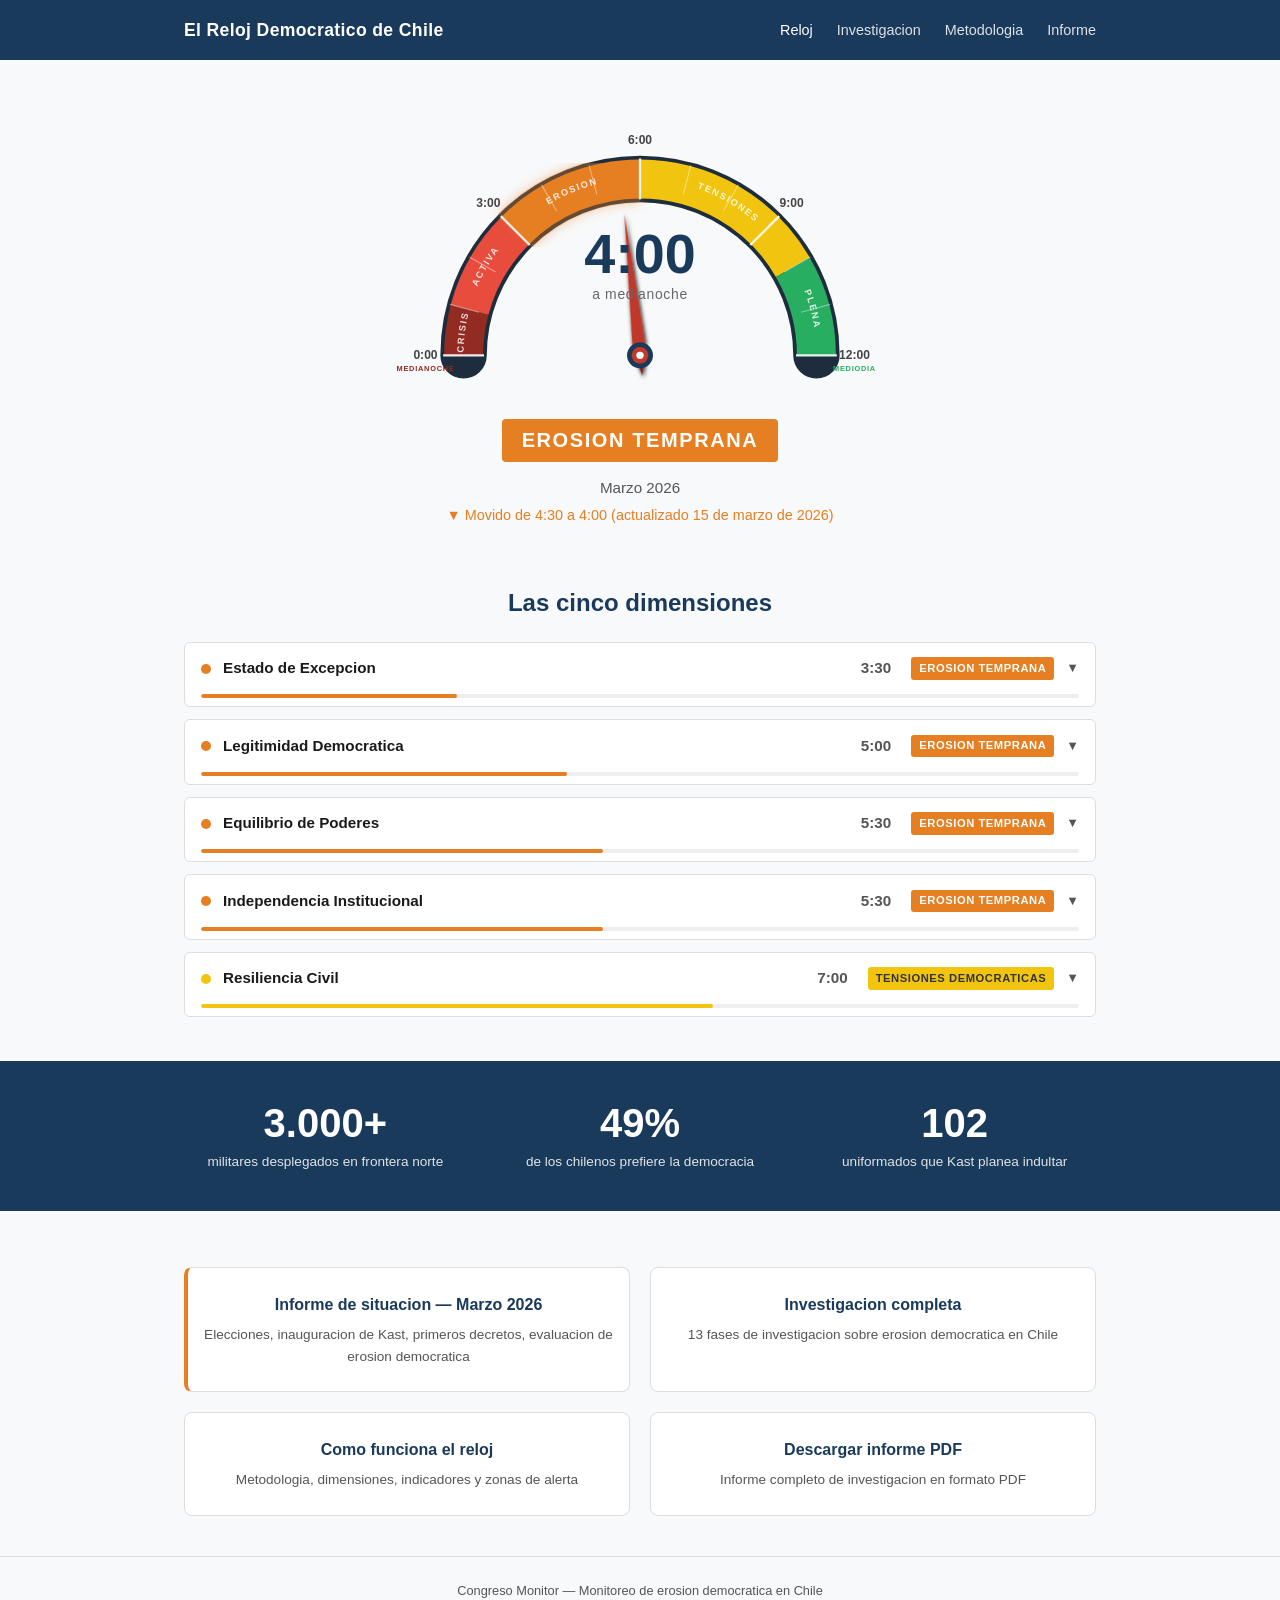
<file: docs/index.html>
<!DOCTYPE html>
<html lang="es">
<head>
  <meta charset="UTF-8">
  <meta name="viewport" content="width=device-width, initial-scale=1.0">
  <title>El Reloj Democratico de Chile</title>
  <meta name="description" content="Una escala de alerta temprana para la erosion democratica en Chile. Lectura actual: 4:00 a medianoche — Erosion Temprana.">
  <link rel="stylesheet" href="css/style.css">
</head>
<body>

  <header class="site-header">
    <div class="container">
      <h1><a href="index.html">El Reloj Democratico de Chile</a></h1>
      <nav class="site-nav">
        <a href="index.html" class="active">Reloj</a>
        <a href="investigacion.html">Investigacion</a>
        <a href="metodologia.html">Metodologia</a>
        <a href="informe-situacion.html">Informe</a>
      </nav>
    </div>
  </header>

  <main>
    <!-- Hero: The Clock -->
    <section class="hero">
      <div class="container">
        <div class="clock-container" id="clock-gauge"></div>
        <div class="clock-zone" style="background:#e67e22">EROSION TEMPRANA</div>
        <div class="clock-date">Marzo 2026</div>
        <div class="clock-change" style="color:#e67e22;font-size:0.9rem;margin-top:0.25rem">&#9660; Movido de 4:30 a 4:00 (actualizado 15 de marzo de 2026)</div>
      </div>
    </section>

    <!-- Dimensions -->
    <section class="dimensions">
      <div class="container">
        <h2>Las cinco dimensiones</h2>
        <div id="dimensions-list"></div>
      </div>
    </section>

    <!-- Key Facts -->
    <section class="key-facts">
      <div class="container">
        <div class="facts-grid" id="facts-content"></div>
      </div>
    </section>

    <!-- Links -->
    <section class="cta-section">
      <div class="container">
        <div class="cta-grid" style="grid-template-columns:repeat(2,1fr)">
          <a href="informe-situacion.html" class="cta-card" style="border-left:4px solid #e67e22">
            <h3>Informe de situacion — Marzo 2026</h3>
            <p>Elecciones, inauguracion de Kast, primeros decretos, evaluacion de erosion democratica</p>
          </a>
          <a href="investigacion.html" class="cta-card">
            <h3>Investigacion completa</h3>
            <p>13 fases de investigacion sobre erosion democratica en Chile</p>
          </a>
          <a href="metodologia.html" class="cta-card">
            <h3>Como funciona el reloj</h3>
            <p>Metodologia, dimensiones, indicadores y zonas de alerta</p>
          </a>
          <a href="Congreso_Monitor_Informe_Investigacion.pdf" class="cta-card">
            <h3>Descargar informe PDF</h3>
            <p>Informe completo de investigacion en formato PDF</p>
          </a>
        </div>
      </div>
    </section>
  </main>

  <footer class="site-footer">
    <div class="container">
      <p>Congreso Monitor &mdash; Monitoreo de erosion democratica en Chile</p>
    </div>
  </footer>

  <script src="js/clock.js"></script>
</body>
</html>
</file>
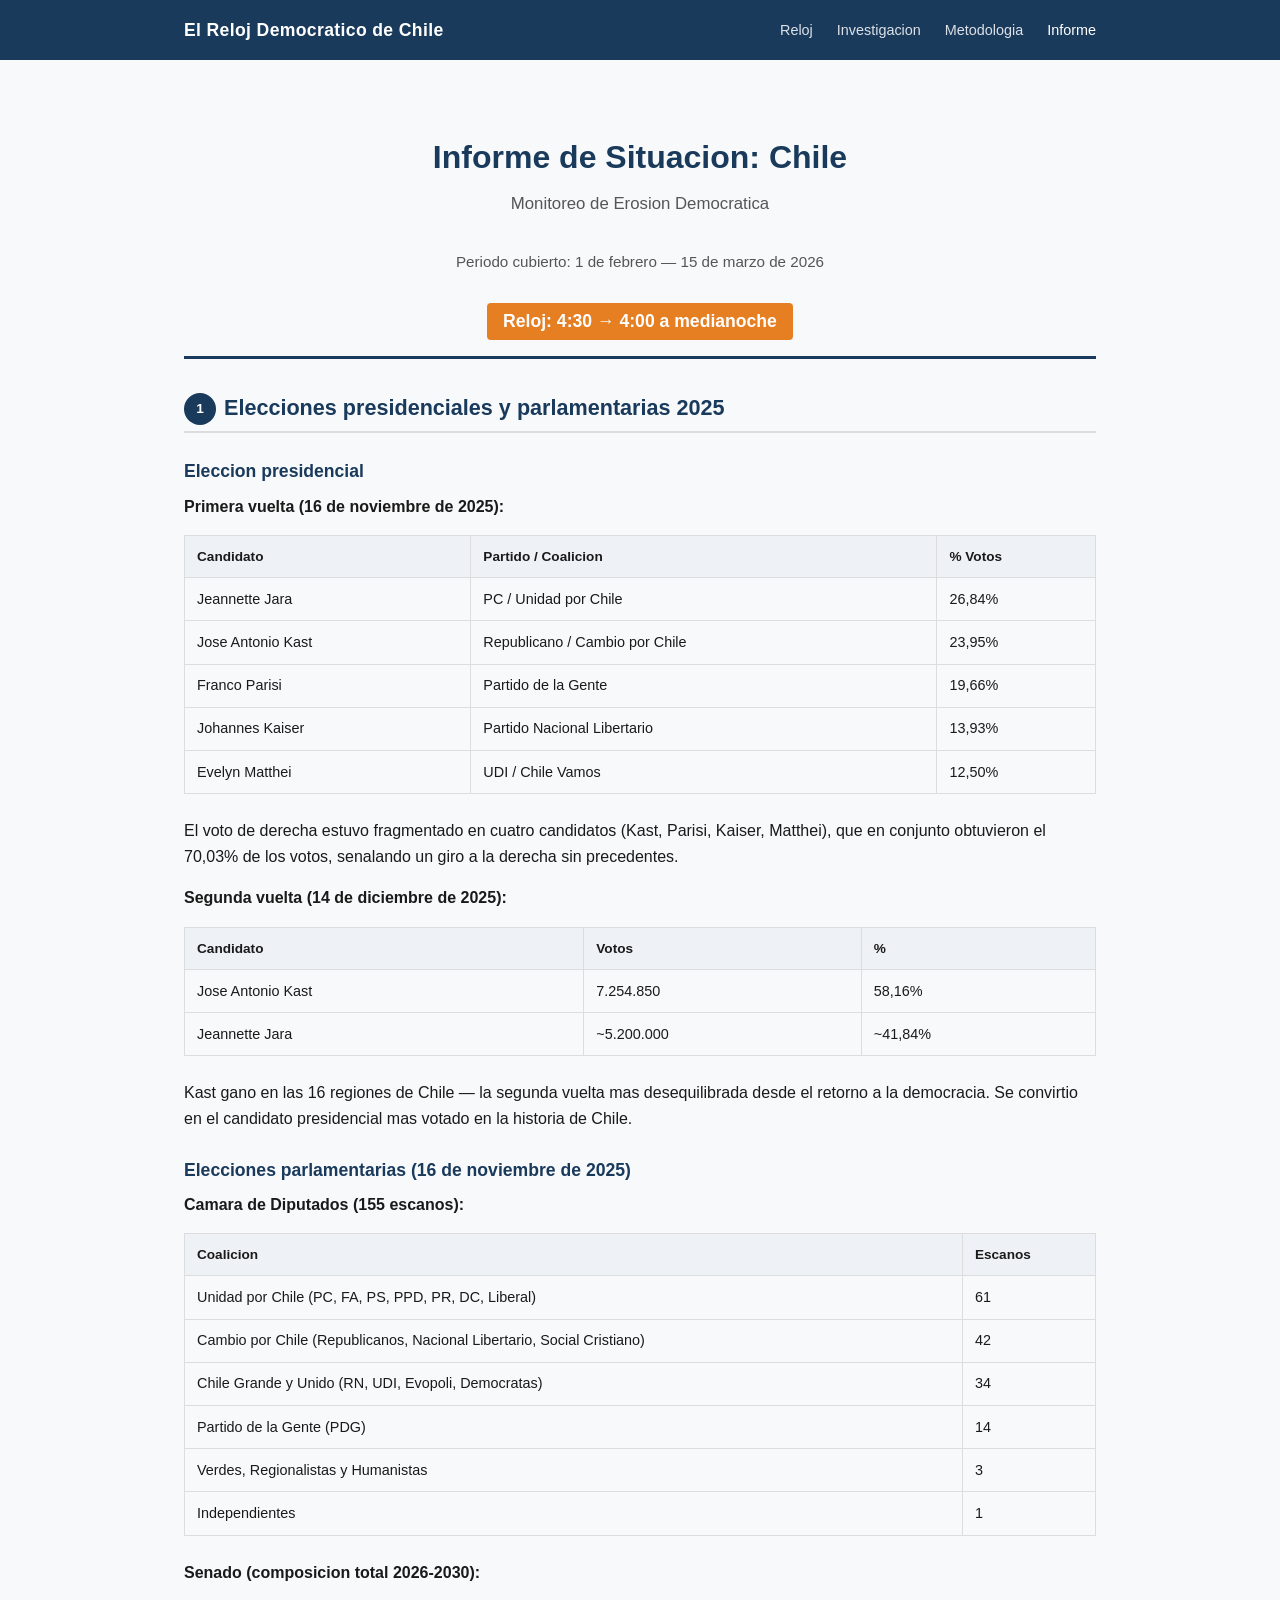
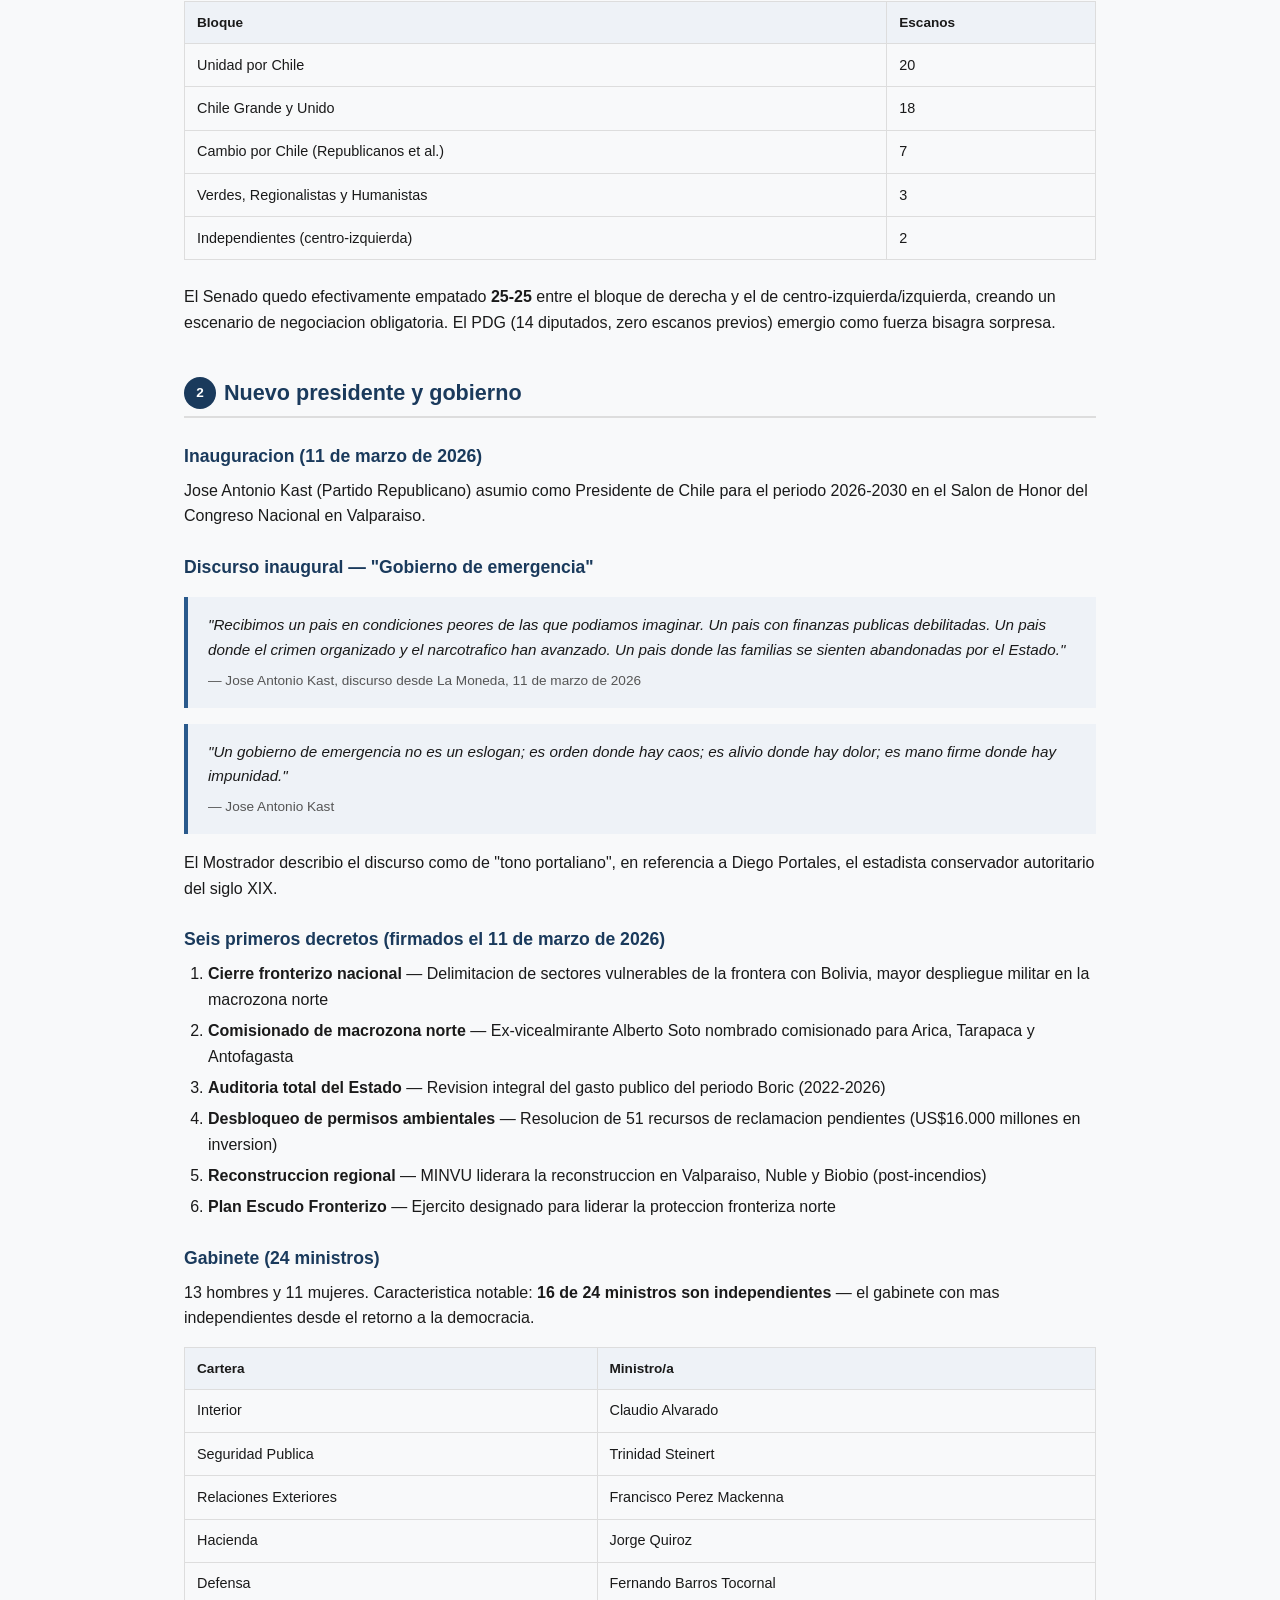
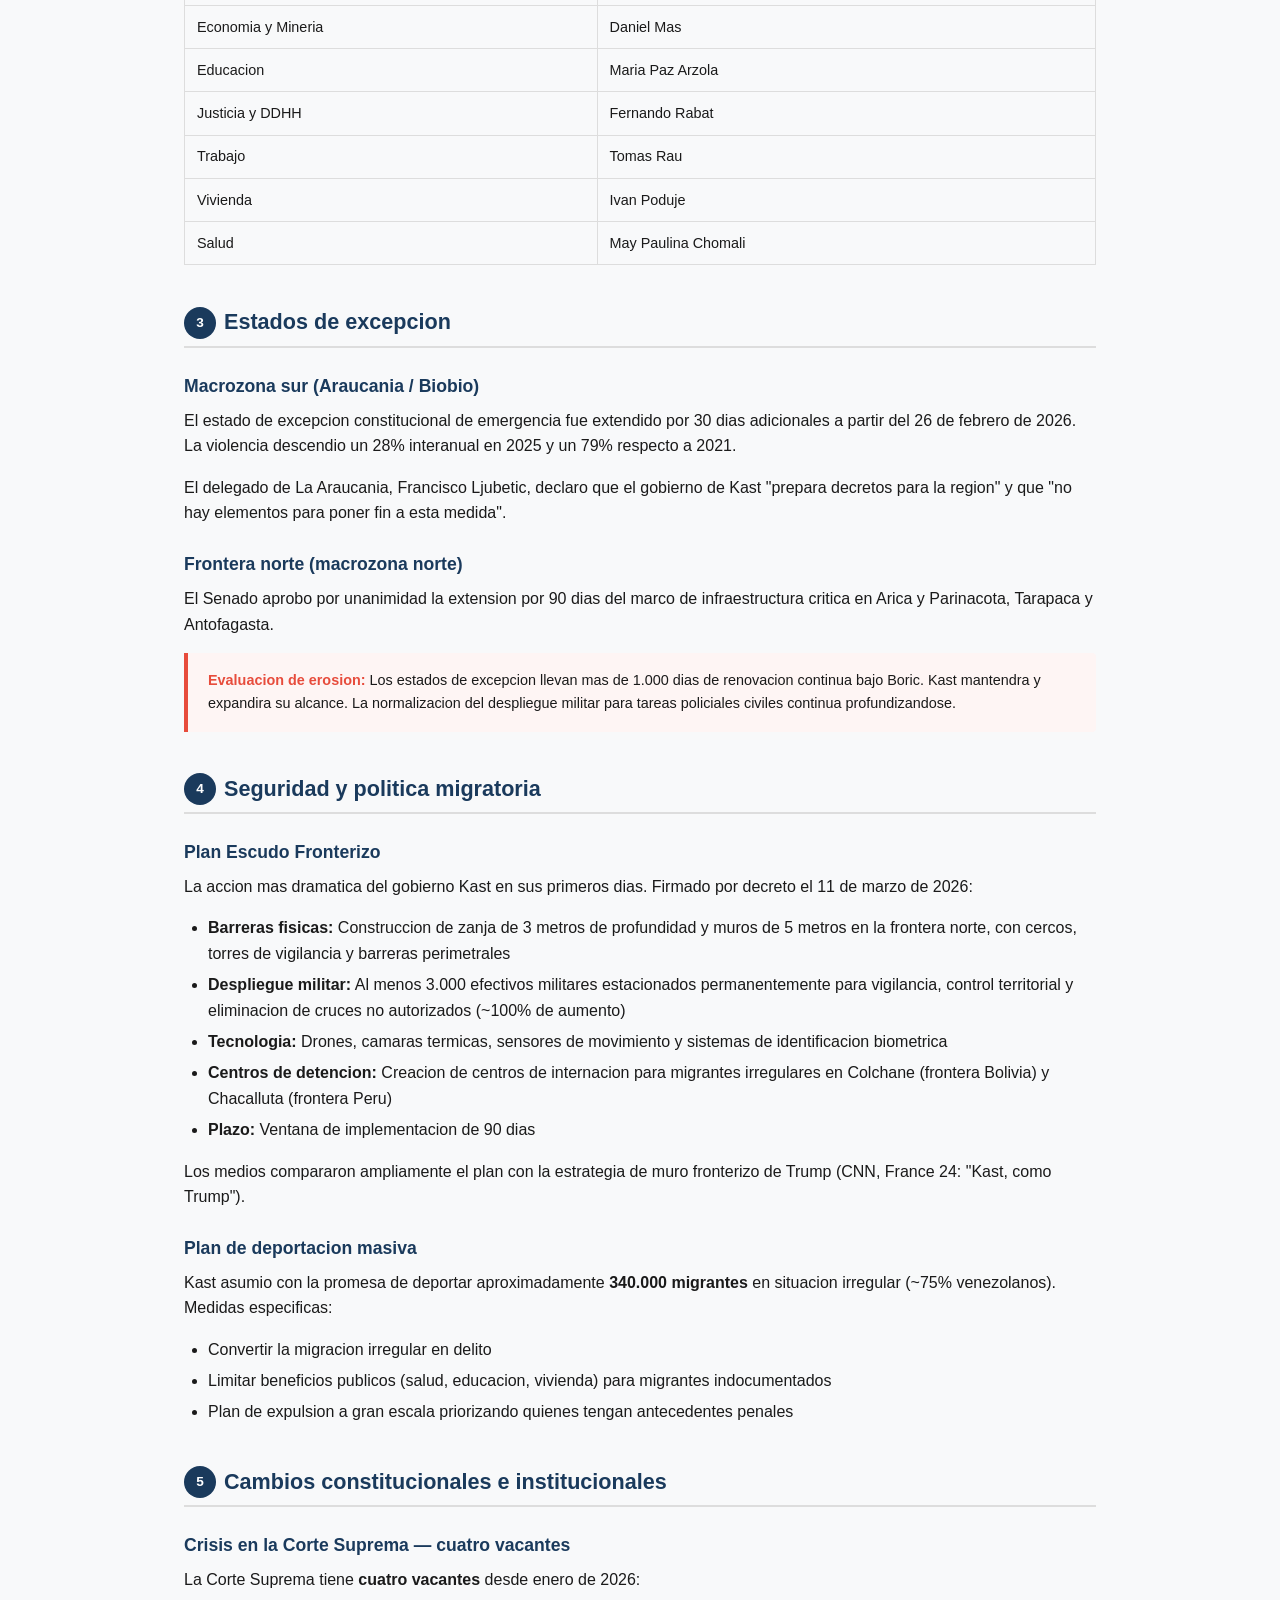
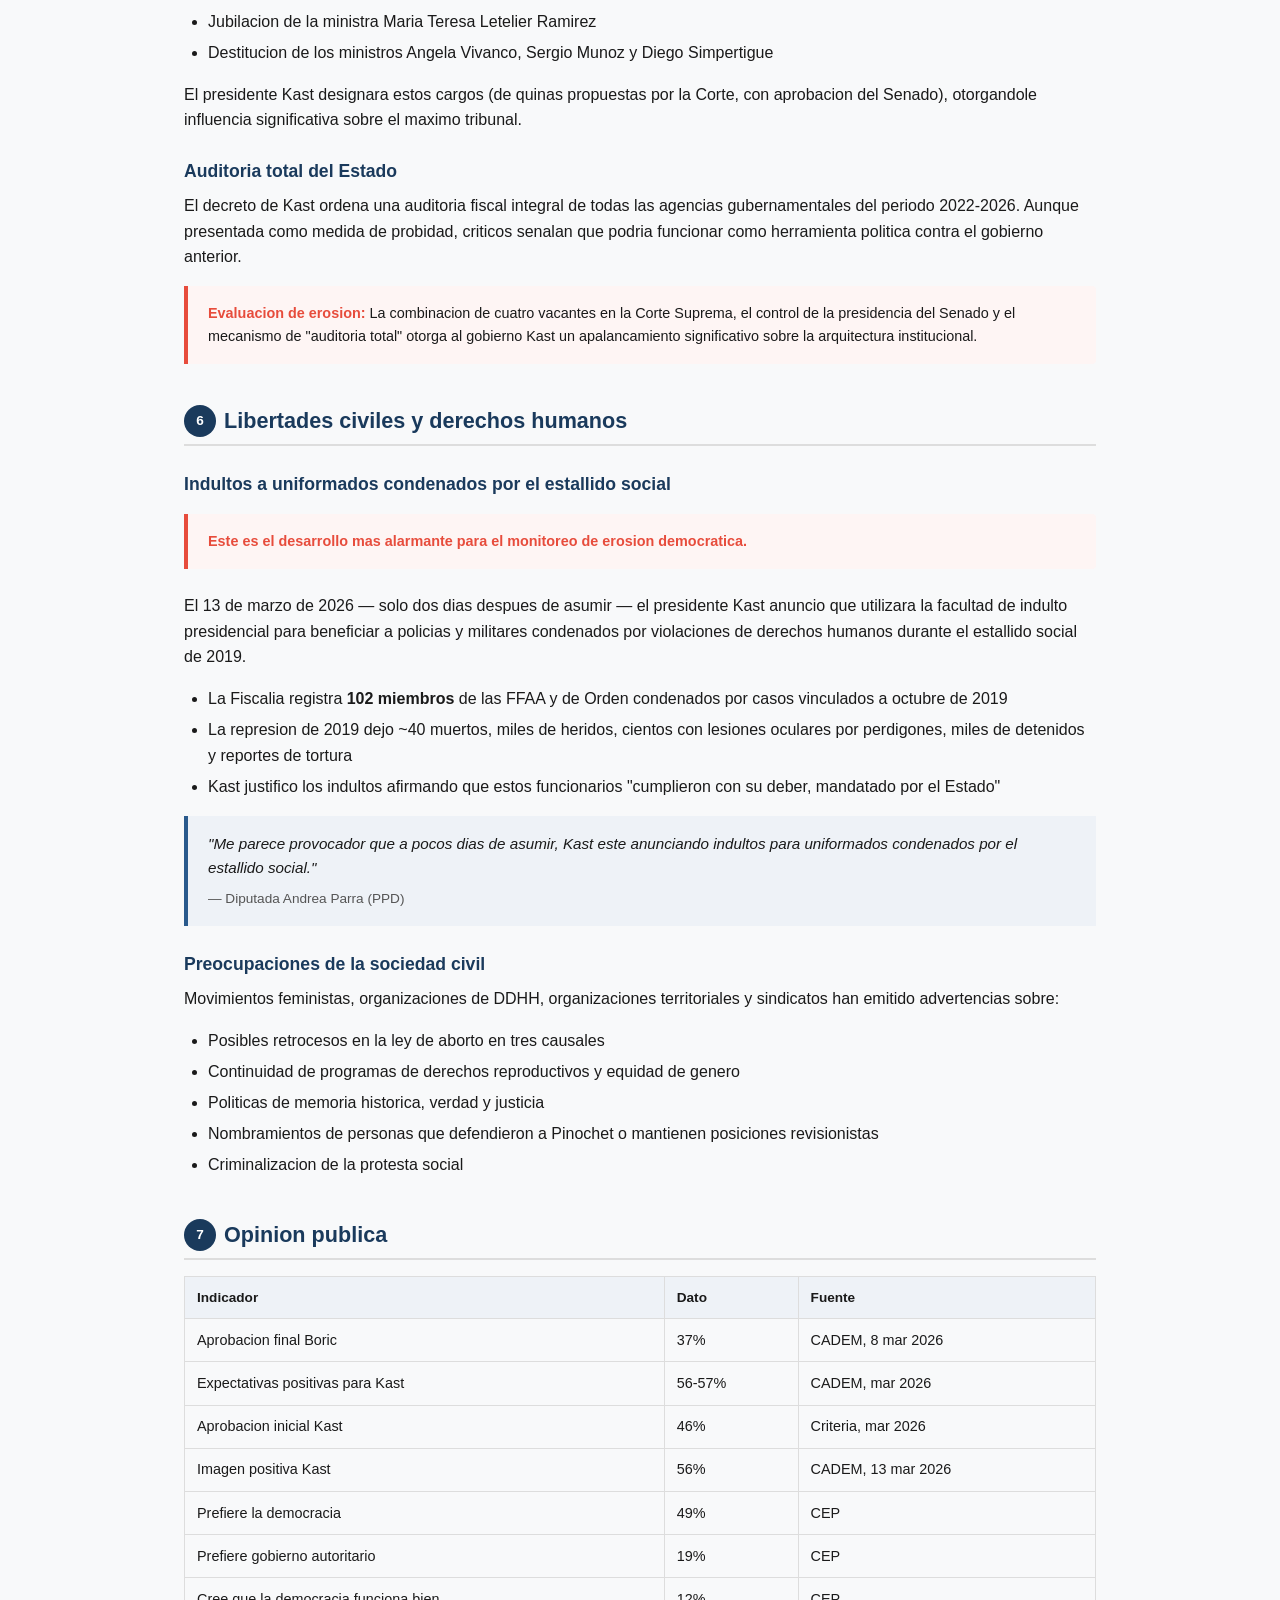
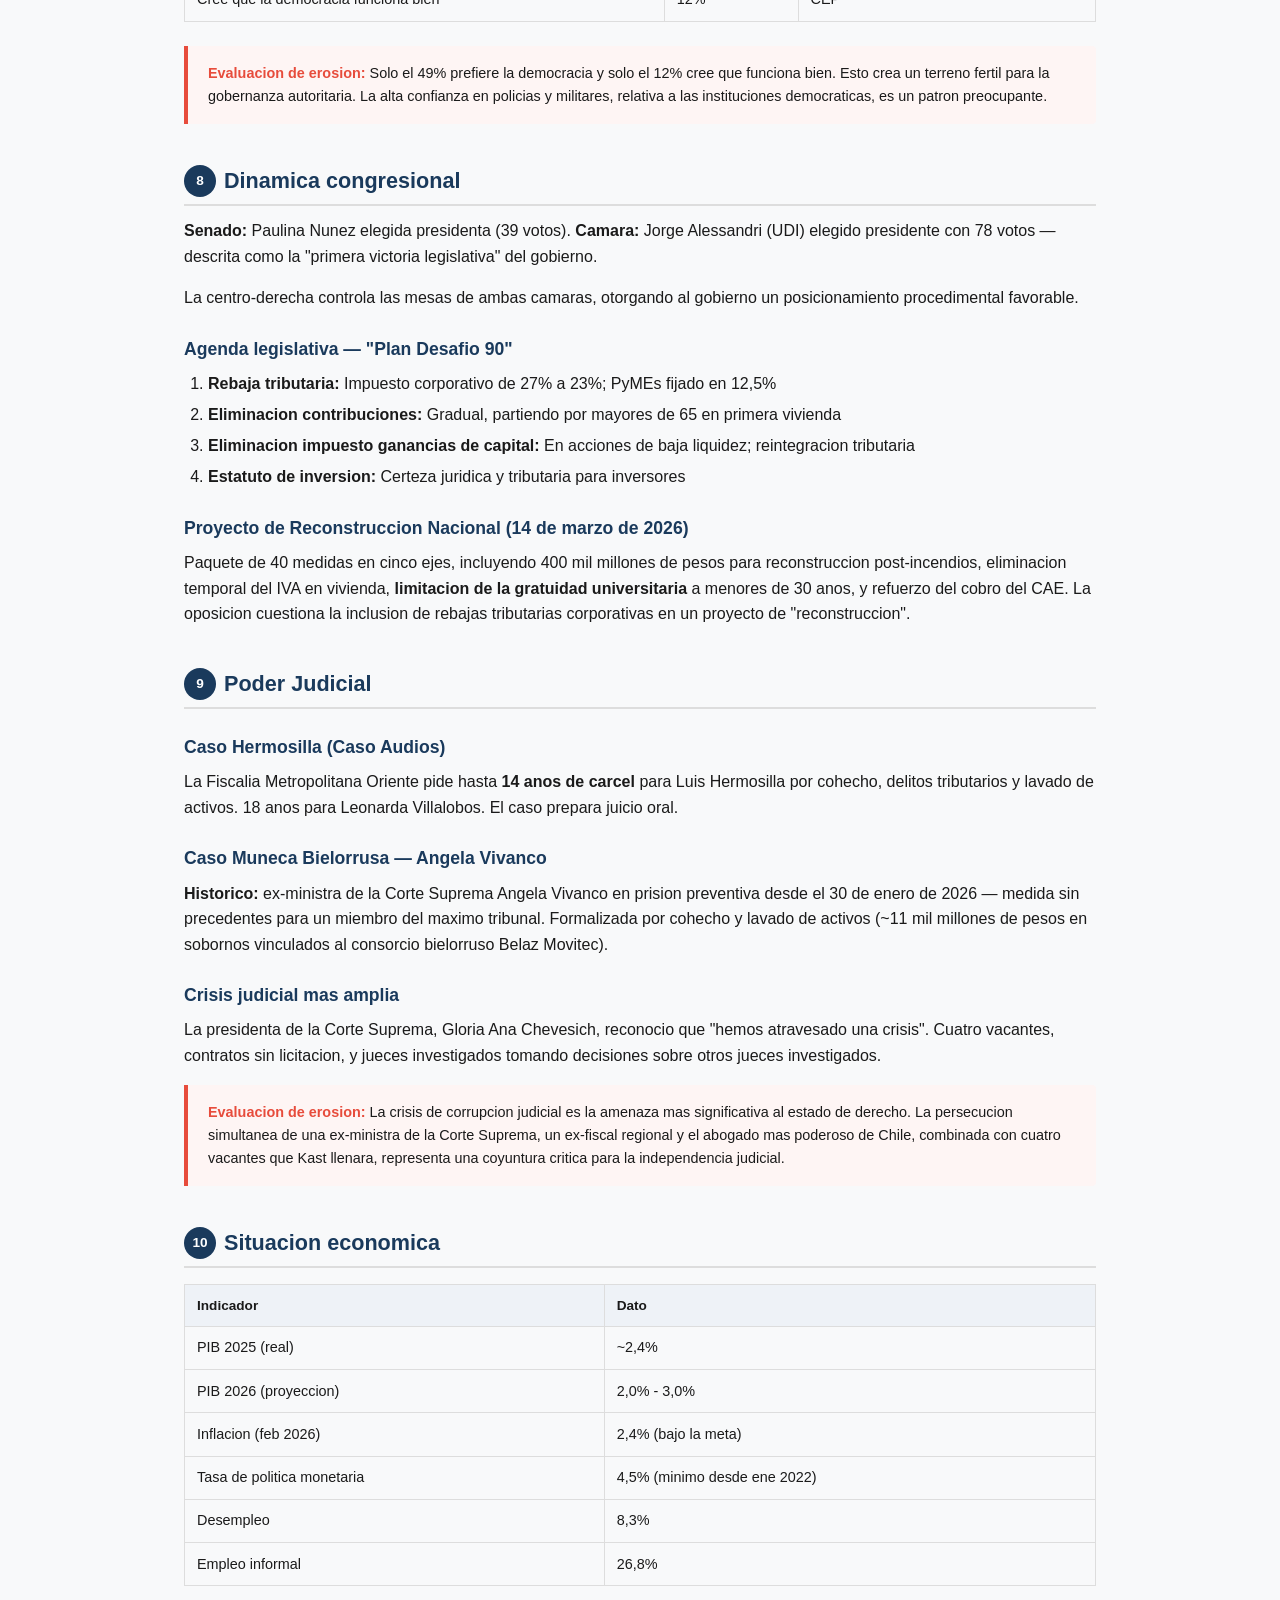
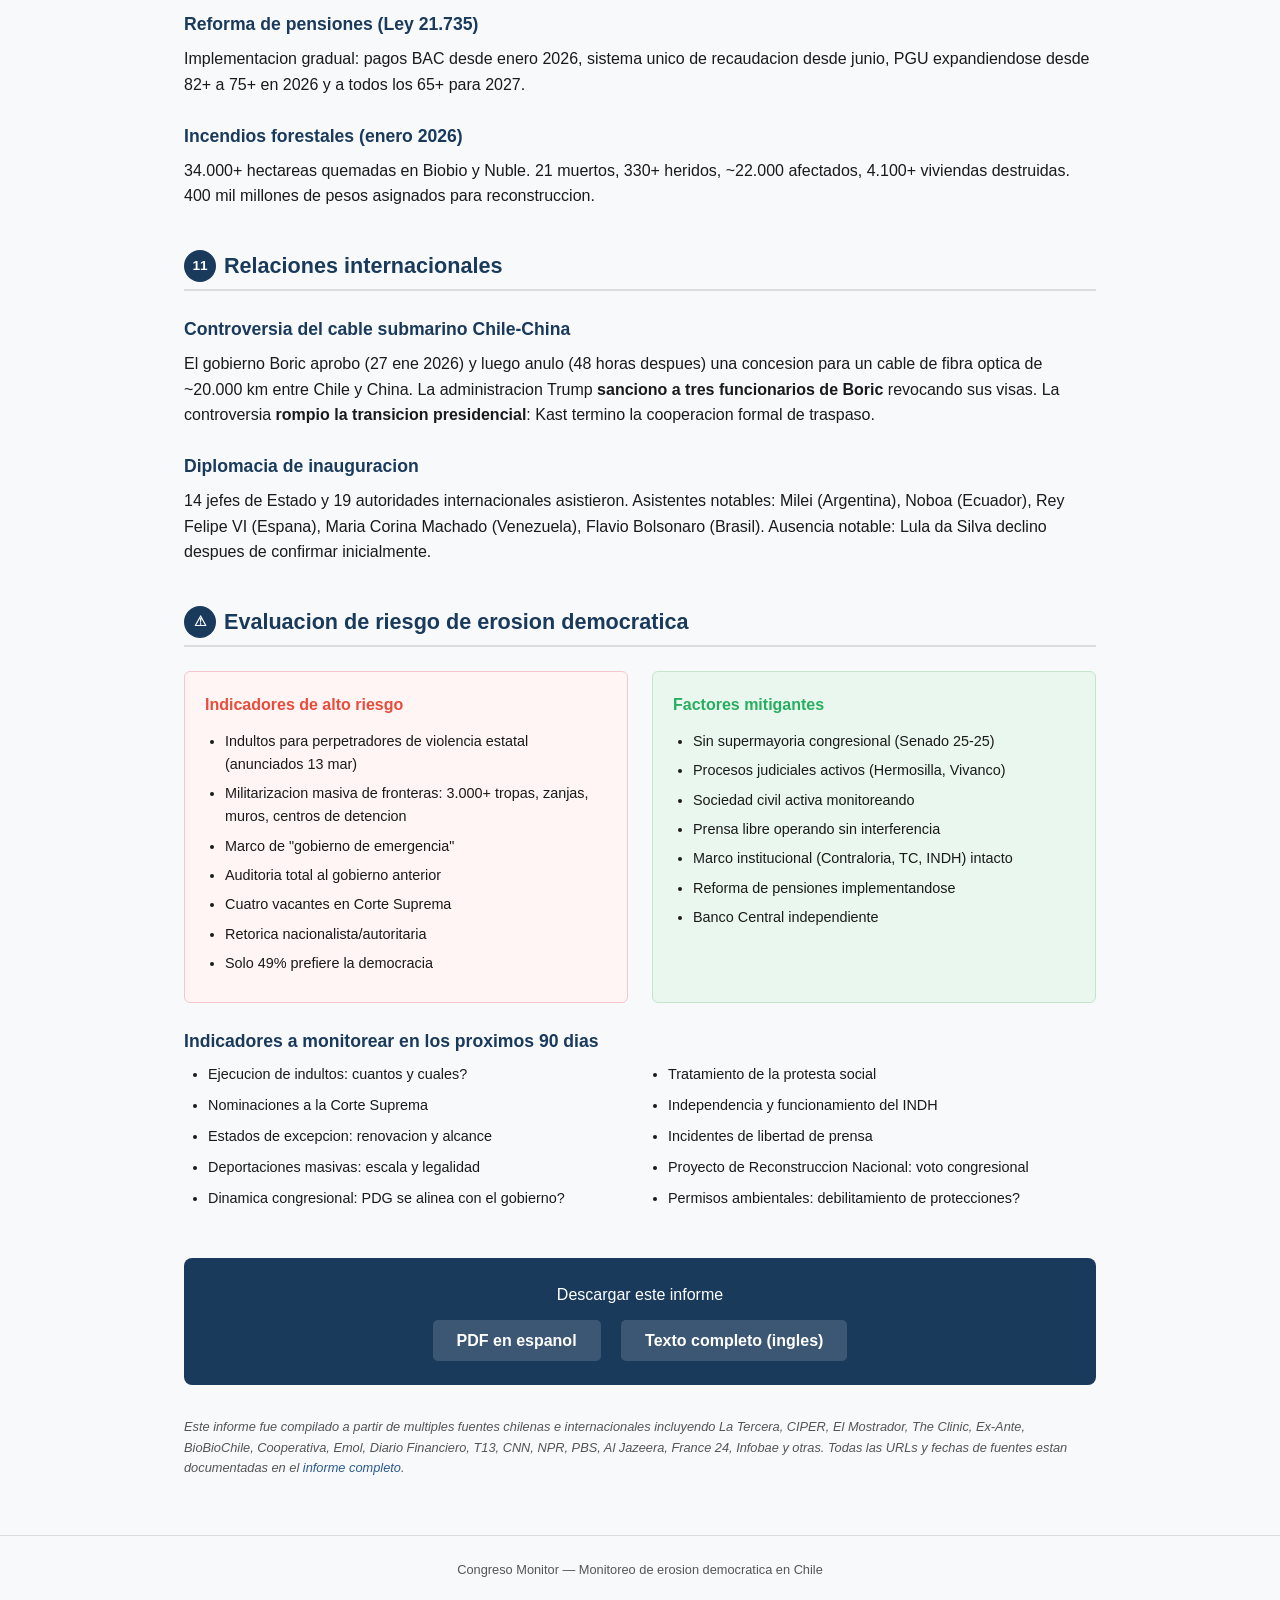
<file: docs/informe-situacion.html>
<!DOCTYPE html>
<html lang="es">
<head>
  <meta charset="UTF-8">
  <meta name="viewport" content="width=device-width, initial-scale=1.0">
  <title>Informe de Situacion — El Reloj Democratico de Chile</title>
  <meta name="description" content="Informe de situacion politica de Chile, febrero-marzo 2026. Elecciones, inauguracion de Kast, primeros decretos, evaluacion de erosion democratica.">
  <link rel="stylesheet" href="css/style.css">
  <style>
    .report-header { text-align: center; padding: 2rem 0 1rem; border-bottom: 3px solid var(--primary); margin-bottom: 2rem; }
    .report-header .period { color: var(--text-light); font-size: 0.95rem; }
    .report-header .clock-ref { display: inline-block; background: var(--orange); color: #fff; padding: 0.3rem 1rem; border-radius: 4px; font-weight: 700; font-size: 1.1rem; margin-top: 0.75rem; }
    .report-section { margin-bottom: 2.5rem; }
    .report-section h2 { display: flex; align-items: center; gap: 0.5rem; }
    .report-section h2 .section-num { background: var(--primary); color: #fff; width: 32px; height: 32px; border-radius: 50%; display: inline-flex; align-items: center; justify-content: center; font-size: 0.85rem; flex-shrink: 0; }
    .erosion-box { background: #fef5f4; border-left: 4px solid var(--red); padding: 1rem 1.25rem; margin: 1rem 0 1.5rem; border-radius: 0 4px 4px 0; font-size: 0.9rem; }
    .erosion-box strong { color: var(--red); }
    .risk-grid { display: grid; grid-template-columns: 1fr 1fr; gap: 1.5rem; margin: 1.5rem 0; }
    .risk-card { padding: 1.25rem; border-radius: 6px; }
    .risk-card h3 { margin-top: 0; font-size: 1rem; margin-bottom: 0.75rem; }
    .risk-card.high { background: #fef5f4; border: 1px solid #f5c6cb; }
    .risk-card.high h3 { color: var(--red); }
    .risk-card.mitigate { background: #eaf7ee; border: 1px solid #c3e6cb; }
    .risk-card.mitigate h3 { color: var(--green); }
    .risk-card ul { margin: 0; padding-left: 1.25rem; font-size: 0.9rem; }
    .risk-card li { margin-bottom: 0.4rem; }
    .monitor-list { columns: 2; column-gap: 2rem; margin: 1rem 0; }
    .monitor-list li { margin-bottom: 0.5rem; font-size: 0.9rem; }
    .quote-block { border-left: 4px solid var(--secondary); background: #eef2f7; padding: 1rem 1.25rem; margin: 1rem 0; font-style: italic; font-size: 0.95rem; }
    .quote-block cite { display: block; margin-top: 0.5rem; font-style: normal; font-size: 0.85rem; color: var(--text-light); }
    .source-list { font-size: 0.8rem; color: var(--text-light); margin-top: 0.5rem; }
    .source-list a { font-size: 0.8rem; }
    .download-bar { background: var(--primary); color: #fff; padding: 1.5rem; border-radius: 8px; text-align: center; margin: 2rem 0; }
    .download-bar a { color: #fff; background: rgba(255,255,255,0.15); padding: 0.5rem 1.5rem; border-radius: 5px; font-weight: 600; margin: 0 0.5rem; display: inline-block; }
    .download-bar a:hover { background: rgba(255,255,255,0.25); text-decoration: none; }
    @media (max-width: 768px) { .risk-grid { grid-template-columns: 1fr; } .monitor-list { columns: 1; } }
  </style>
</head>
<body>

  <header class="site-header">
    <div class="container">
      <h1><a href="index.html">El Reloj Democratico de Chile</a></h1>
      <nav class="site-nav">
        <a href="index.html">Reloj</a>
        <a href="investigacion.html">Investigacion</a>
        <a href="metodologia.html">Metodologia</a>
        <a href="informe-situacion.html" class="active">Informe</a>
      </nav>
    </div>
  </header>

  <main class="page-content">
    <div class="container">

      <div class="report-header">
        <h1>Informe de Situacion: Chile</h1>
        <p class="subtitle">Monitoreo de Erosion Democratica</p>
        <p class="period">Periodo cubierto: 1 de febrero — 15 de marzo de 2026</p>
        <div class="clock-ref">Reloj: 4:30 &rarr; 4:00 a medianoche</div>
      </div>

      <!-- Section 1: Elections -->
      <div class="report-section">
        <h2><span class="section-num">1</span> Elecciones presidenciales y parlamentarias 2025</h2>

        <h3>Eleccion presidencial</h3>

        <p><strong>Primera vuelta (16 de noviembre de 2025):</strong></p>
        <table class="method-table">
          <thead><tr><th>Candidato</th><th>Partido / Coalicion</th><th>% Votos</th></tr></thead>
          <tbody>
            <tr><td>Jeannette Jara</td><td>PC / Unidad por Chile</td><td>26,84%</td></tr>
            <tr><td>Jose Antonio Kast</td><td>Republicano / Cambio por Chile</td><td>23,95%</td></tr>
            <tr><td>Franco Parisi</td><td>Partido de la Gente</td><td>19,66%</td></tr>
            <tr><td>Johannes Kaiser</td><td>Partido Nacional Libertario</td><td>13,93%</td></tr>
            <tr><td>Evelyn Matthei</td><td>UDI / Chile Vamos</td><td>12,50%</td></tr>
          </tbody>
        </table>
        <p>El voto de derecha estuvo fragmentado en cuatro candidatos (Kast, Parisi, Kaiser, Matthei), que en conjunto obtuvieron el 70,03% de los votos, senalando un giro a la derecha sin precedentes.</p>

        <p><strong>Segunda vuelta (14 de diciembre de 2025):</strong></p>
        <table class="method-table">
          <thead><tr><th>Candidato</th><th>Votos</th><th>%</th></tr></thead>
          <tbody>
            <tr><td>Jose Antonio Kast</td><td>7.254.850</td><td>58,16%</td></tr>
            <tr><td>Jeannette Jara</td><td>~5.200.000</td><td>~41,84%</td></tr>
          </tbody>
        </table>
        <p>Kast gano en las 16 regiones de Chile — la segunda vuelta mas desequilibrada desde el retorno a la democracia. Se convirtio en el candidato presidencial mas votado en la historia de Chile.</p>

        <h3>Elecciones parlamentarias (16 de noviembre de 2025)</h3>

        <p><strong>Camara de Diputados (155 escanos):</strong></p>
        <table class="method-table">
          <thead><tr><th>Coalicion</th><th>Escanos</th></tr></thead>
          <tbody>
            <tr><td>Unidad por Chile (PC, FA, PS, PPD, PR, DC, Liberal)</td><td>61</td></tr>
            <tr><td>Cambio por Chile (Republicanos, Nacional Libertario, Social Cristiano)</td><td>42</td></tr>
            <tr><td>Chile Grande y Unido (RN, UDI, Evopoli, Democratas)</td><td>34</td></tr>
            <tr><td>Partido de la Gente (PDG)</td><td>14</td></tr>
            <tr><td>Verdes, Regionalistas y Humanistas</td><td>3</td></tr>
            <tr><td>Independientes</td><td>1</td></tr>
          </tbody>
        </table>

        <p><strong>Senado (composicion total 2026-2030):</strong></p>
        <table class="method-table">
          <thead><tr><th>Bloque</th><th>Escanos</th></tr></thead>
          <tbody>
            <tr><td>Unidad por Chile</td><td>20</td></tr>
            <tr><td>Chile Grande y Unido</td><td>18</td></tr>
            <tr><td>Cambio por Chile (Republicanos et al.)</td><td>7</td></tr>
            <tr><td>Verdes, Regionalistas y Humanistas</td><td>3</td></tr>
            <tr><td>Independientes (centro-izquierda)</td><td>2</td></tr>
          </tbody>
        </table>
        <p>El Senado quedo efectivamente empatado <strong>25-25</strong> entre el bloque de derecha y el de centro-izquierda/izquierda, creando un escenario de negociacion obligatoria. El PDG (14 diputados, zero escanos previos) emergio como fuerza bisagra sorpresa.</p>
      </div>

      <!-- Section 2: New Government -->
      <div class="report-section">
        <h2><span class="section-num">2</span> Nuevo presidente y gobierno</h2>

        <h3>Inauguracion (11 de marzo de 2026)</h3>
        <p>Jose Antonio Kast (Partido Republicano) asumio como Presidente de Chile para el periodo 2026-2030 en el Salon de Honor del Congreso Nacional en Valparaiso.</p>

        <h3>Discurso inaugural — "Gobierno de emergencia"</h3>
        <div class="quote-block">
          "Recibimos un pais en condiciones peores de las que podiamos imaginar. Un pais con finanzas publicas debilitadas. Un pais donde el crimen organizado y el narcotrafico han avanzado. Un pais donde las familias se sienten abandonadas por el Estado."
          <cite>— Jose Antonio Kast, discurso desde La Moneda, 11 de marzo de 2026</cite>
        </div>
        <div class="quote-block">
          "Un gobierno de emergencia no es un eslogan; es orden donde hay caos; es alivio donde hay dolor; es mano firme donde hay impunidad."
          <cite>— Jose Antonio Kast</cite>
        </div>
        <p>El Mostrador describio el discurso como de "tono portaliano", en referencia a Diego Portales, el estadista conservador autoritario del siglo XIX.</p>

        <h3>Seis primeros decretos (firmados el 11 de marzo de 2026)</h3>
        <ol>
          <li><strong>Cierre fronterizo nacional</strong> — Delimitacion de sectores vulnerables de la frontera con Bolivia, mayor despliegue militar en la macrozona norte</li>
          <li><strong>Comisionado de macrozona norte</strong> — Ex-vicealmirante Alberto Soto nombrado comisionado para Arica, Tarapaca y Antofagasta</li>
          <li><strong>Auditoria total del Estado</strong> — Revision integral del gasto publico del periodo Boric (2022-2026)</li>
          <li><strong>Desbloqueo de permisos ambientales</strong> — Resolucion de 51 recursos de reclamacion pendientes (US$16.000 millones en inversion)</li>
          <li><strong>Reconstruccion regional</strong> — MINVU liderara la reconstruccion en Valparaiso, Nuble y Biobio (post-incendios)</li>
          <li><strong>Plan Escudo Fronterizo</strong> — Ejercito designado para liderar la proteccion fronteriza norte</li>
        </ol>

        <h3>Gabinete (24 ministros)</h3>
        <p>13 hombres y 11 mujeres. Caracteristica notable: <strong>16 de 24 ministros son independientes</strong> — el gabinete con mas independientes desde el retorno a la democracia.</p>
        <table class="method-table">
          <thead><tr><th>Cartera</th><th>Ministro/a</th></tr></thead>
          <tbody>
            <tr><td>Interior</td><td>Claudio Alvarado</td></tr>
            <tr><td>Seguridad Publica</td><td>Trinidad Steinert</td></tr>
            <tr><td>Relaciones Exteriores</td><td>Francisco Perez Mackenna</td></tr>
            <tr><td>Hacienda</td><td>Jorge Quiroz</td></tr>
            <tr><td>Defensa</td><td>Fernando Barros Tocornal</td></tr>
            <tr><td>Economia y Mineria</td><td>Daniel Mas</td></tr>
            <tr><td>Educacion</td><td>Maria Paz Arzola</td></tr>
            <tr><td>Justicia y DDHH</td><td>Fernando Rabat</td></tr>
            <tr><td>Trabajo</td><td>Tomas Rau</td></tr>
            <tr><td>Vivienda</td><td>Ivan Poduje</td></tr>
            <tr><td>Salud</td><td>May Paulina Chomali</td></tr>
          </tbody>
        </table>
      </div>

      <!-- Section 3: States of Exception -->
      <div class="report-section">
        <h2><span class="section-num">3</span> Estados de excepcion</h2>

        <h3>Macrozona sur (Araucania / Biobio)</h3>
        <p>El estado de excepcion constitucional de emergencia fue extendido por 30 dias adicionales a partir del 26 de febrero de 2026. La violencia descendio un 28% interanual en 2025 y un 79% respecto a 2021.</p>
        <p>El delegado de La Araucania, Francisco Ljubetic, declaro que el gobierno de Kast "prepara decretos para la region" y que "no hay elementos para poner fin a esta medida".</p>

        <h3>Frontera norte (macrozona norte)</h3>
        <p>El Senado aprobo por unanimidad la extension por 90 dias del marco de infraestructura critica en Arica y Parinacota, Tarapaca y Antofagasta.</p>

        <div class="erosion-box">
          <strong>Evaluacion de erosion:</strong> Los estados de excepcion llevan mas de 1.000 dias de renovacion continua bajo Boric. Kast mantendra y expandira su alcance. La normalizacion del despliegue militar para tareas policiales civiles continua profundizandose.
        </div>
      </div>

      <!-- Section 4: Security and Migration -->
      <div class="report-section">
        <h2><span class="section-num">4</span> Seguridad y politica migratoria</h2>

        <h3>Plan Escudo Fronterizo</h3>
        <p>La accion mas dramatica del gobierno Kast en sus primeros dias. Firmado por decreto el 11 de marzo de 2026:</p>
        <ul>
          <li><strong>Barreras fisicas:</strong> Construccion de zanja de 3 metros de profundidad y muros de 5 metros en la frontera norte, con cercos, torres de vigilancia y barreras perimetrales</li>
          <li><strong>Despliegue militar:</strong> Al menos 3.000 efectivos militares estacionados permanentemente para vigilancia, control territorial y eliminacion de cruces no autorizados (~100% de aumento)</li>
          <li><strong>Tecnologia:</strong> Drones, camaras termicas, sensores de movimiento y sistemas de identificacion biometrica</li>
          <li><strong>Centros de detencion:</strong> Creacion de centros de internacion para migrantes irregulares en Colchane (frontera Bolivia) y Chacalluta (frontera Peru)</li>
          <li><strong>Plazo:</strong> Ventana de implementacion de 90 dias</li>
        </ul>
        <p>Los medios compararon ampliamente el plan con la estrategia de muro fronterizo de Trump (CNN, France 24: "Kast, como Trump").</p>

        <h3>Plan de deportacion masiva</h3>
        <p>Kast asumio con la promesa de deportar aproximadamente <strong>340.000 migrantes</strong> en situacion irregular (~75% venezolanos). Medidas especificas:</p>
        <ul>
          <li>Convertir la migracion irregular en delito</li>
          <li>Limitar beneficios publicos (salud, educacion, vivienda) para migrantes indocumentados</li>
          <li>Plan de expulsion a gran escala priorizando quienes tengan antecedentes penales</li>
        </ul>
      </div>

      <!-- Section 5: Institutional Changes -->
      <div class="report-section">
        <h2><span class="section-num">5</span> Cambios constitucionales e institucionales</h2>

        <h3>Crisis en la Corte Suprema — cuatro vacantes</h3>
        <p>La Corte Suprema tiene <strong>cuatro vacantes</strong> desde enero de 2026:</p>
        <ul>
          <li>Jubilacion de la ministra Maria Teresa Letelier Ramirez</li>
          <li>Destitucion de los ministros Angela Vivanco, Sergio Munoz y Diego Simpertigue</li>
        </ul>
        <p>El presidente Kast designara estos cargos (de quinas propuestas por la Corte, con aprobacion del Senado), otorgandole influencia significativa sobre el maximo tribunal.</p>

        <h3>Auditoria total del Estado</h3>
        <p>El decreto de Kast ordena una auditoria fiscal integral de todas las agencias gubernamentales del periodo 2022-2026. Aunque presentada como medida de probidad, criticos senalan que podria funcionar como herramienta politica contra el gobierno anterior.</p>

        <div class="erosion-box">
          <strong>Evaluacion de erosion:</strong> La combinacion de cuatro vacantes en la Corte Suprema, el control de la presidencia del Senado y el mecanismo de "auditoria total" otorga al gobierno Kast un apalancamiento significativo sobre la arquitectura institucional.
        </div>
      </div>

      <!-- Section 6: Human Rights -->
      <div class="report-section">
        <h2><span class="section-num">6</span> Libertades civiles y derechos humanos</h2>

        <h3>Indultos a uniformados condenados por el estallido social</h3>
        <div class="erosion-box">
          <strong>Este es el desarrollo mas alarmante para el monitoreo de erosion democratica.</strong>
        </div>
        <p>El 13 de marzo de 2026 — solo dos dias despues de asumir — el presidente Kast anuncio que utilizara la facultad de indulto presidencial para beneficiar a policias y militares condenados por violaciones de derechos humanos durante el estallido social de 2019.</p>
        <ul>
          <li>La Fiscalia registra <strong>102 miembros</strong> de las FFAA y de Orden condenados por casos vinculados a octubre de 2019</li>
          <li>La represion de 2019 dejo ~40 muertos, miles de heridos, cientos con lesiones oculares por perdigones, miles de detenidos y reportes de tortura</li>
          <li>Kast justifico los indultos afirmando que estos funcionarios "cumplieron con su deber, mandatado por el Estado"</li>
        </ul>

        <div class="quote-block">
          "Me parece provocador que a pocos dias de asumir, Kast este anunciando indultos para uniformados condenados por el estallido social."
          <cite>— Diputada Andrea Parra (PPD)</cite>
        </div>

        <h3>Preocupaciones de la sociedad civil</h3>
        <p>Movimientos feministas, organizaciones de DDHH, organizaciones territoriales y sindicatos han emitido advertencias sobre:</p>
        <ul>
          <li>Posibles retrocesos en la ley de aborto en tres causales</li>
          <li>Continuidad de programas de derechos reproductivos y equidad de genero</li>
          <li>Politicas de memoria historica, verdad y justicia</li>
          <li>Nombramientos de personas que defendieron a Pinochet o mantienen posiciones revisionistas</li>
          <li>Criminalizacion de la protesta social</li>
        </ul>
      </div>

      <!-- Section 7: Public Opinion -->
      <div class="report-section">
        <h2><span class="section-num">7</span> Opinion publica</h2>

        <table class="method-table">
          <thead><tr><th>Indicador</th><th>Dato</th><th>Fuente</th></tr></thead>
          <tbody>
            <tr><td>Aprobacion final Boric</td><td>37%</td><td>CADEM, 8 mar 2026</td></tr>
            <tr><td>Expectativas positivas para Kast</td><td>56-57%</td><td>CADEM, mar 2026</td></tr>
            <tr><td>Aprobacion inicial Kast</td><td>46%</td><td>Criteria, mar 2026</td></tr>
            <tr><td>Imagen positiva Kast</td><td>56%</td><td>CADEM, 13 mar 2026</td></tr>
            <tr><td>Prefiere la democracia</td><td>49%</td><td>CEP</td></tr>
            <tr><td>Prefiere gobierno autoritario</td><td>19%</td><td>CEP</td></tr>
            <tr><td>Cree que la democracia funciona bien</td><td>12%</td><td>CEP</td></tr>
          </tbody>
        </table>

        <div class="erosion-box">
          <strong>Evaluacion de erosion:</strong> Solo el 49% prefiere la democracia y solo el 12% cree que funciona bien. Esto crea un terreno fertil para la gobernanza autoritaria. La alta confianza en policias y militares, relativa a las instituciones democraticas, es un patron preocupante.
        </div>
      </div>

      <!-- Section 8: Congress -->
      <div class="report-section">
        <h2><span class="section-num">8</span> Dinamica congresional</h2>

        <p><strong>Senado:</strong> Paulina Nunez elegida presidenta (39 votos). <strong>Camara:</strong> Jorge Alessandri (UDI) elegido presidente con 78 votos — descrita como la "primera victoria legislativa" del gobierno.</p>
        <p>La centro-derecha controla las mesas de ambas camaras, otorgando al gobierno un posicionamiento procedimental favorable.</p>

        <h3>Agenda legislativa — "Plan Desafio 90"</h3>
        <ol>
          <li><strong>Rebaja tributaria:</strong> Impuesto corporativo de 27% a 23%; PyMEs fijado en 12,5%</li>
          <li><strong>Eliminacion contribuciones:</strong> Gradual, partiendo por mayores de 65 en primera vivienda</li>
          <li><strong>Eliminacion impuesto ganancias de capital:</strong> En acciones de baja liquidez; reintegracion tributaria</li>
          <li><strong>Estatuto de inversion:</strong> Certeza juridica y tributaria para inversores</li>
        </ol>

        <h3>Proyecto de Reconstruccion Nacional (14 de marzo de 2026)</h3>
        <p>Paquete de 40 medidas en cinco ejes, incluyendo 400 mil millones de pesos para reconstruccion post-incendios, eliminacion temporal del IVA en vivienda, <strong>limitacion de la gratuidad universitaria</strong> a menores de 30 anos, y refuerzo del cobro del CAE. La oposicion cuestiona la inclusion de rebajas tributarias corporativas en un proyecto de "reconstruccion".</p>
      </div>

      <!-- Section 9: Judiciary -->
      <div class="report-section">
        <h2><span class="section-num">9</span> Poder Judicial</h2>

        <h3>Caso Hermosilla (Caso Audios)</h3>
        <p>La Fiscalia Metropolitana Oriente pide hasta <strong>14 anos de carcel</strong> para Luis Hermosilla por cohecho, delitos tributarios y lavado de activos. 18 anos para Leonarda Villalobos. El caso prepara juicio oral.</p>

        <h3>Caso Muneca Bielorrusa — Angela Vivanco</h3>
        <p><strong>Historico:</strong> ex-ministra de la Corte Suprema Angela Vivanco en prision preventiva desde el 30 de enero de 2026 — medida sin precedentes para un miembro del maximo tribunal. Formalizada por cohecho y lavado de activos (~11 mil millones de pesos en sobornos vinculados al consorcio bielorruso Belaz Movitec).</p>

        <h3>Crisis judicial mas amplia</h3>
        <p>La presidenta de la Corte Suprema, Gloria Ana Chevesich, reconocio que "hemos atravesado una crisis". Cuatro vacantes, contratos sin licitacion, y jueces investigados tomando decisiones sobre otros jueces investigados.</p>

        <div class="erosion-box">
          <strong>Evaluacion de erosion:</strong> La crisis de corrupcion judicial es la amenaza mas significativa al estado de derecho. La persecucion simultanea de una ex-ministra de la Corte Suprema, un ex-fiscal regional y el abogado mas poderoso de Chile, combinada con cuatro vacantes que Kast llenara, representa una coyuntura critica para la independencia judicial.
        </div>
      </div>

      <!-- Section 10: Economy -->
      <div class="report-section">
        <h2><span class="section-num">10</span> Situacion economica</h2>

        <table class="method-table">
          <thead><tr><th>Indicador</th><th>Dato</th></tr></thead>
          <tbody>
            <tr><td>PIB 2025 (real)</td><td>~2,4%</td></tr>
            <tr><td>PIB 2026 (proyeccion)</td><td>2,0% - 3,0%</td></tr>
            <tr><td>Inflacion (feb 2026)</td><td>2,4% (bajo la meta)</td></tr>
            <tr><td>Tasa de politica monetaria</td><td>4,5% (minimo desde ene 2022)</td></tr>
            <tr><td>Desempleo</td><td>8,3%</td></tr>
            <tr><td>Empleo informal</td><td>26,8%</td></tr>
          </tbody>
        </table>

        <h3>Reforma de pensiones (Ley 21.735)</h3>
        <p>Implementacion gradual: pagos BAC desde enero 2026, sistema unico de recaudacion desde junio, PGU expandiendose desde 82+ a 75+ en 2026 y a todos los 65+ para 2027.</p>

        <h3>Incendios forestales (enero 2026)</h3>
        <p>34.000+ hectareas quemadas en Biobio y Nuble. 21 muertos, 330+ heridos, ~22.000 afectados, 4.100+ viviendas destruidas. 400 mil millones de pesos asignados para reconstruccion.</p>
      </div>

      <!-- Section 11: International -->
      <div class="report-section">
        <h2><span class="section-num">11</span> Relaciones internacionales</h2>

        <h3>Controversia del cable submarino Chile-China</h3>
        <p>El gobierno Boric aprobo (27 ene 2026) y luego anulo (48 horas despues) una concesion para un cable de fibra optica de ~20.000 km entre Chile y China. La administracion Trump <strong>sanciono a tres funcionarios de Boric</strong> revocando sus visas. La controversia <strong>rompio la transicion presidencial</strong>: Kast termino la cooperacion formal de traspaso.</p>

        <h3>Diplomacia de inauguracion</h3>
        <p>14 jefes de Estado y 19 autoridades internacionales asistieron. Asistentes notables: Milei (Argentina), Noboa (Ecuador), Rey Felipe VI (Espana), Maria Corina Machado (Venezuela), Flavio Bolsonaro (Brasil). Ausencia notable: Lula da Silva declino despues de confirmar inicialmente.</p>
      </div>

      <!-- Summary -->
      <div class="report-section">
        <h2><span class="section-num">&#9888;</span> Evaluacion de riesgo de erosion democratica</h2>

        <div class="risk-grid">
          <div class="risk-card high">
            <h3>Indicadores de alto riesgo</h3>
            <ul>
              <li>Indultos para perpetradores de violencia estatal (anunciados 13 mar)</li>
              <li>Militarizacion masiva de fronteras: 3.000+ tropas, zanjas, muros, centros de detencion</li>
              <li>Marco de "gobierno de emergencia"</li>
              <li>Auditoria total al gobierno anterior</li>
              <li>Cuatro vacantes en Corte Suprema</li>
              <li>Retorica nacionalista/autoritaria</li>
              <li>Solo 49% prefiere la democracia</li>
            </ul>
          </div>
          <div class="risk-card mitigate">
            <h3>Factores mitigantes</h3>
            <ul>
              <li>Sin supermayoria congresional (Senado 25-25)</li>
              <li>Procesos judiciales activos (Hermosilla, Vivanco)</li>
              <li>Sociedad civil activa monitoreando</li>
              <li>Prensa libre operando sin interferencia</li>
              <li>Marco institucional (Contraloria, TC, INDH) intacto</li>
              <li>Reforma de pensiones implementandose</li>
              <li>Banco Central independiente</li>
            </ul>
          </div>
        </div>

        <h3>Indicadores a monitorear en los proximos 90 dias</h3>
        <ul class="monitor-list">
          <li>Ejecucion de indultos: cuantos y cuales?</li>
          <li>Nominaciones a la Corte Suprema</li>
          <li>Estados de excepcion: renovacion y alcance</li>
          <li>Deportaciones masivas: escala y legalidad</li>
          <li>Dinamica congresional: PDG se alinea con el gobierno?</li>
          <li>Tratamiento de la protesta social</li>
          <li>Independencia y funcionamiento del INDH</li>
          <li>Incidentes de libertad de prensa</li>
          <li>Proyecto de Reconstruccion Nacional: voto congresional</li>
          <li>Permisos ambientales: debilitamiento de protecciones?</li>
        </ul>
      </div>

      <!-- Download bar -->
      <div class="download-bar">
        <p style="margin-bottom:0.75rem">Descargar este informe</p>
        <a href="Informe_Situacion_Chile_Marzo_2026.pdf">PDF en espanol</a>
        <a href="research/12-situation-report-2026-03.md">Texto completo (ingles)</a>
      </div>

      <p class="source-list" style="margin-top:2rem">
        <em>Este informe fue compilado a partir de multiples fuentes chilenas e internacionales incluyendo La Tercera, CIPER, El Mostrador, The Clinic, Ex-Ante, BioBioChile, Cooperativa, Emol, Diario Financiero, T13, CNN, NPR, PBS, Al Jazeera, France 24, Infobae y otras. Todas las URLs y fechas de fuentes estan documentadas en el <a href="research/12-situation-report-2026-03.md">informe completo</a>.</em>
      </p>

    </div>
  </main>

  <footer class="site-footer">
    <div class="container">
      <p>Congreso Monitor &mdash; Monitoreo de erosion democratica en Chile</p>
    </div>
  </footer>

</body>
</html>
</file>
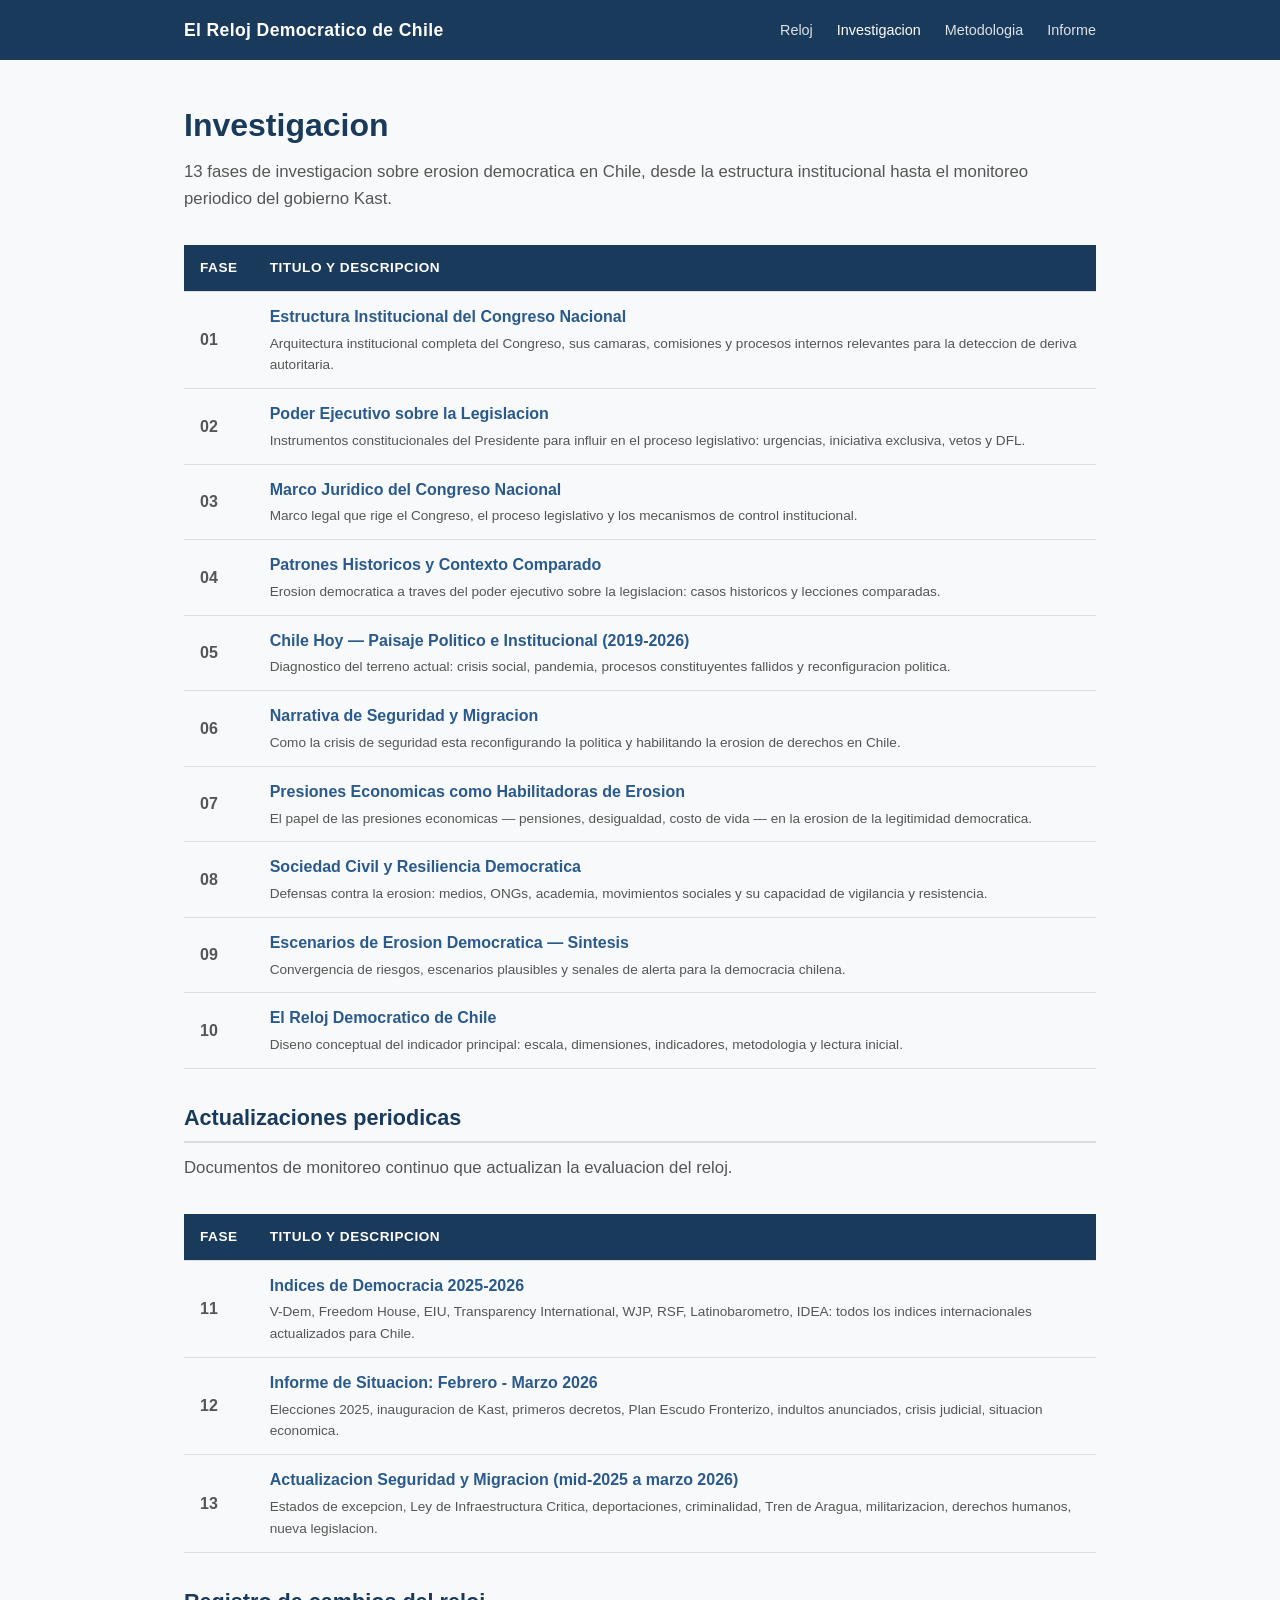
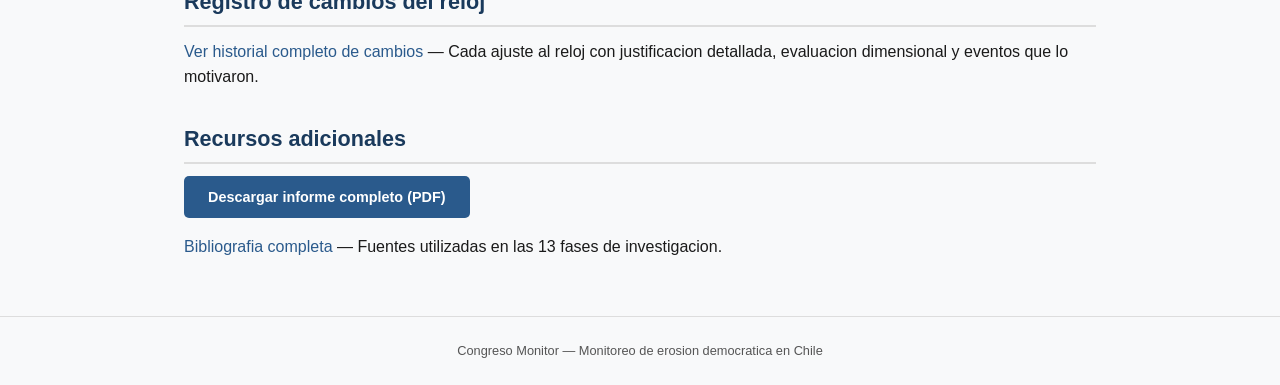
<file: docs/investigacion.html>
<!DOCTYPE html>
<html lang="es">
<head>
  <meta charset="UTF-8">
  <meta name="viewport" content="width=device-width, initial-scale=1.0">
  <title>Investigacion — El Reloj Democratico de Chile</title>
  <meta name="description" content="13 fases de investigacion sobre erosion democratica en Chile, desde estructura institucional hasta el monitoreo del gobierno Kast (marzo 2026).">
  <link rel="stylesheet" href="css/style.css">
</head>
<body>

  <header class="site-header">
    <div class="container">
      <h1><a href="index.html">El Reloj Democratico de Chile</a></h1>
      <nav class="site-nav">
        <a href="index.html">Reloj</a>
        <a href="investigacion.html" class="active">Investigacion</a>
        <a href="metodologia.html">Metodologia</a>
        <a href="informe-situacion.html">Informe</a>
      </nav>
    </div>
  </header>

  <main class="page-content">
    <div class="container">
      <h1>Investigacion</h1>
      <p class="subtitle">13 fases de investigacion sobre erosion democratica en Chile, desde la estructura institucional hasta el monitoreo periodico del gobierno Kast.</p>

      <table class="research-table">
        <thead>
          <tr>
            <th>Fase</th>
            <th>Titulo y descripcion</th>
          </tr>
        </thead>
        <tbody>
          <tr>
            <td>01</td>
            <td>
              <a href="research/01-institutional-structure.md">Estructura Institucional del Congreso Nacional</a>
              <div class="desc">Arquitectura institucional completa del Congreso, sus camaras, comisiones y procesos internos relevantes para la deteccion de deriva autoritaria.</div>
            </td>
          </tr>
          <tr>
            <td>02</td>
            <td>
              <a href="research/02-executive-power.md">Poder Ejecutivo sobre la Legislacion</a>
              <div class="desc">Instrumentos constitucionales del Presidente para influir en el proceso legislativo: urgencias, iniciativa exclusiva, vetos y DFL.</div>
            </td>
          </tr>
          <tr>
            <td>03</td>
            <td>
              <a href="research/03-legal-framework.md">Marco Juridico del Congreso Nacional</a>
              <div class="desc">Marco legal que rige el Congreso, el proceso legislativo y los mecanismos de control institucional.</div>
            </td>
          </tr>
          <tr>
            <td>04</td>
            <td>
              <a href="research/04-historical-patterns.md">Patrones Historicos y Contexto Comparado</a>
              <div class="desc">Erosion democratica a traves del poder ejecutivo sobre la legislacion: casos historicos y lecciones comparadas.</div>
            </td>
          </tr>
          <tr>
            <td>05</td>
            <td>
              <a href="research/05-chile-today.md">Chile Hoy — Paisaje Politico e Institucional (2019-2026)</a>
              <div class="desc">Diagnostico del terreno actual: crisis social, pandemia, procesos constituyentes fallidos y reconfiguracion politica.</div>
            </td>
          </tr>
          <tr>
            <td>06</td>
            <td>
              <a href="research/06-security-migration.md">Narrativa de Seguridad y Migracion</a>
              <div class="desc">Como la crisis de seguridad esta reconfigurando la politica y habilitando la erosion de derechos en Chile.</div>
            </td>
          </tr>
          <tr>
            <td>07</td>
            <td>
              <a href="research/07-economic-pressures.md">Presiones Economicas como Habilitadoras de Erosion</a>
              <div class="desc">El papel de las presiones economicas — pensiones, desigualdad, costo de vida — en la erosion de la legitimidad democratica.</div>
            </td>
          </tr>
          <tr>
            <td>08</td>
            <td>
              <a href="research/08-civil-society.md">Sociedad Civil y Resiliencia Democratica</a>
              <div class="desc">Defensas contra la erosion: medios, ONGs, academia, movimientos sociales y su capacidad de vigilancia y resistencia.</div>
            </td>
          </tr>
          <tr>
            <td>09</td>
            <td>
              <a href="research/09-erosion-scenarios.md">Escenarios de Erosion Democratica — Sintesis</a>
              <div class="desc">Convergencia de riesgos, escenarios plausibles y senales de alerta para la democracia chilena.</div>
            </td>
          </tr>
          <tr>
            <td>10</td>
            <td>
              <a href="research/10-democratic-clock.md">El Reloj Democratico de Chile</a>
              <div class="desc">Diseno conceptual del indicador principal: escala, dimensiones, indicadores, metodologia y lectura inicial.</div>
            </td>
          </tr>
        </tbody>
      </table>

      <h2>Actualizaciones periodicas</h2>
      <p class="subtitle">Documentos de monitoreo continuo que actualizan la evaluacion del reloj.</p>

      <table class="research-table">
        <thead>
          <tr>
            <th>Fase</th>
            <th>Titulo y descripcion</th>
          </tr>
        </thead>
        <tbody>
          <tr>
            <td>11</td>
            <td>
              <a href="research/11-democracy-indices-2025-2026.md">Indices de Democracia 2025-2026</a>
              <div class="desc">V-Dem, Freedom House, EIU, Transparency International, WJP, RSF, Latinobarometro, IDEA: todos los indices internacionales actualizados para Chile.</div>
            </td>
          </tr>
          <tr>
            <td>12</td>
            <td>
              <a href="research/12-situation-report-2026-03.md">Informe de Situacion: Febrero - Marzo 2026</a>
              <div class="desc">Elecciones 2025, inauguracion de Kast, primeros decretos, Plan Escudo Fronterizo, indultos anunciados, crisis judicial, situacion economica.</div>
            </td>
          </tr>
          <tr>
            <td>13</td>
            <td>
              <a href="research/13-security-migration-update-2025-2026.md">Actualizacion Seguridad y Migracion (mid-2025 a marzo 2026)</a>
              <div class="desc">Estados de excepcion, Ley de Infraestructura Critica, deportaciones, criminalidad, Tren de Aragua, militarizacion, derechos humanos, nueva legislacion.</div>
            </td>
          </tr>
        </tbody>
      </table>

      <h2>Registro de cambios del reloj</h2>
      <p>
        <a href="research/CHANGELOG.md">Ver historial completo de cambios</a> — Cada ajuste al reloj con justificacion detallada, evaluacion dimensional y eventos que lo motivaron.
      </p>

      <h2>Recursos adicionales</h2>

      <p>
        <a href="Congreso_Monitor_Informe_Investigacion.pdf" class="btn btn-primary">Descargar informe completo (PDF)</a>
      </p>
      <p style="margin-top:0.75rem">
        <a href="research/bibliography.md">Bibliografia completa</a> — Fuentes utilizadas en las 13 fases de investigacion.
      </p>
    </div>
  </main>

  <footer class="site-footer">
    <div class="container">
      <p>Congreso Monitor &mdash; Monitoreo de erosion democratica en Chile</p>
    </div>
  </footer>

</body>
</html>
</file>
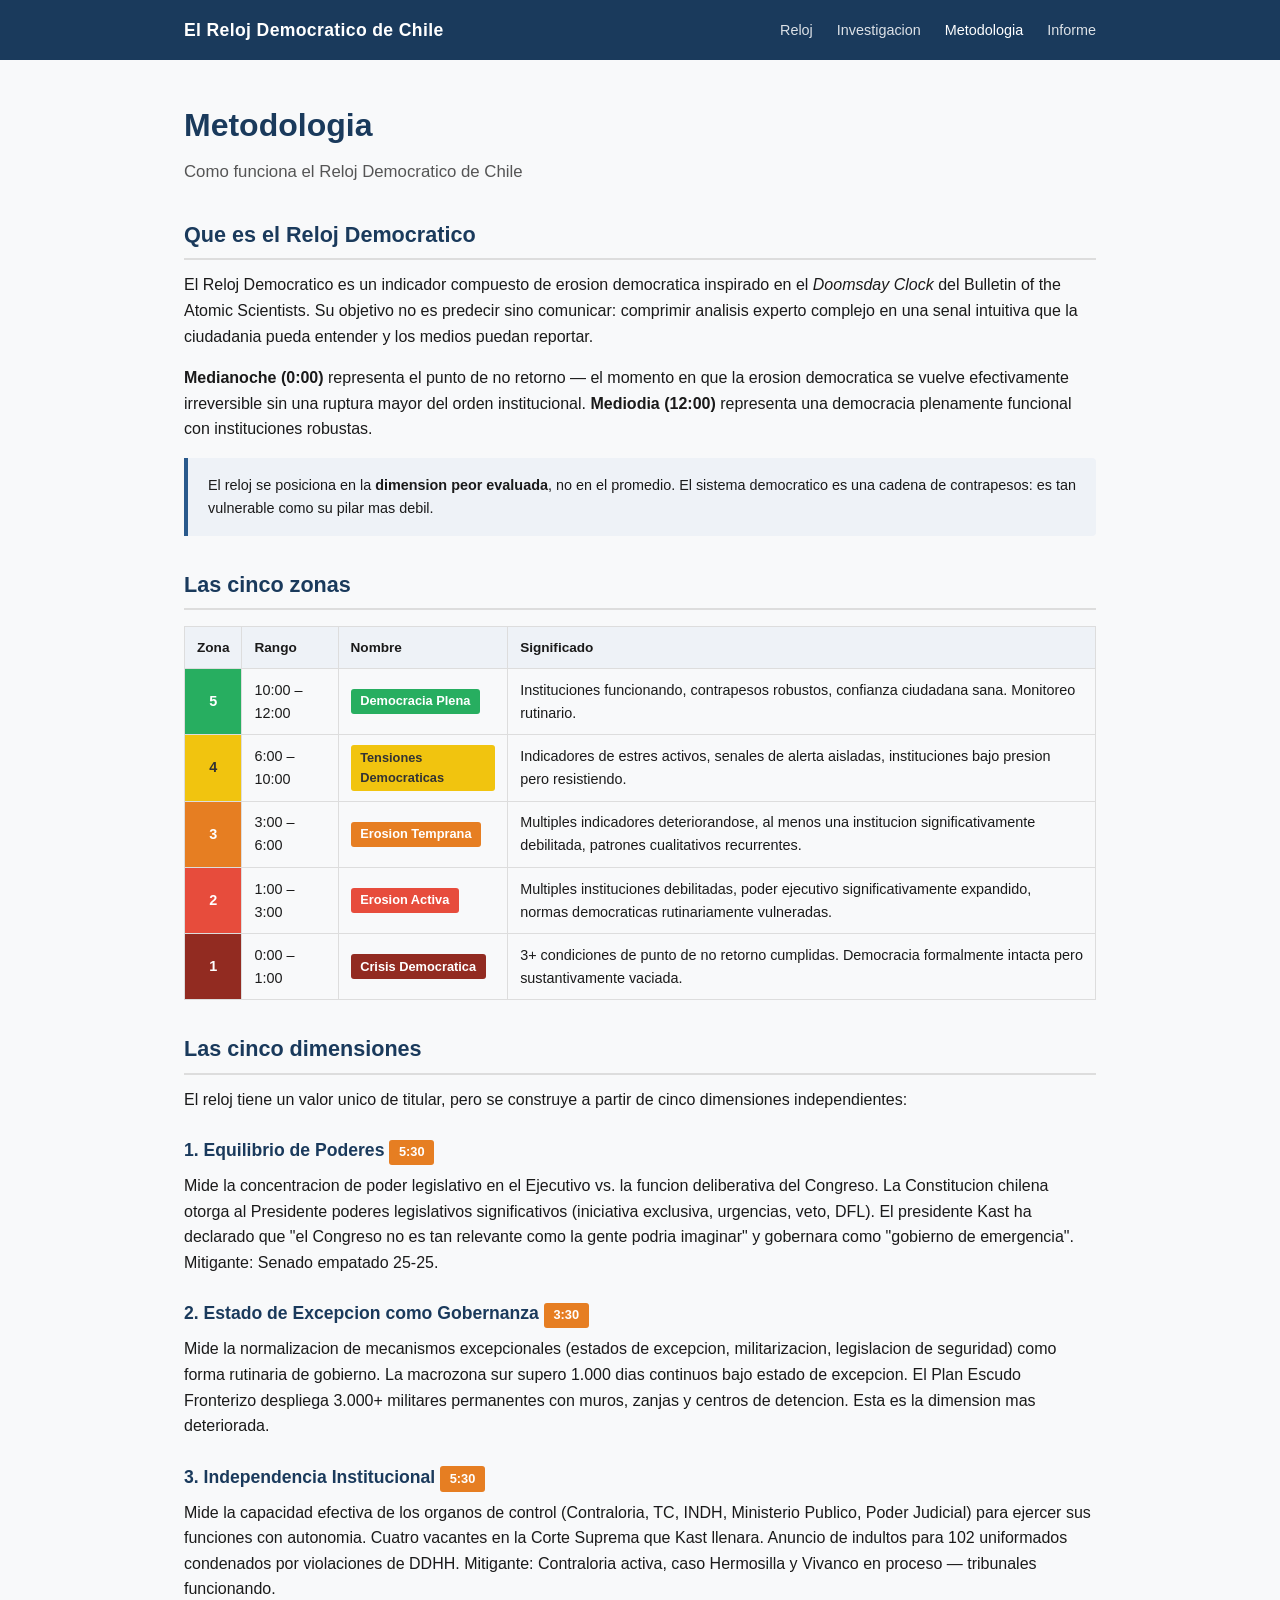
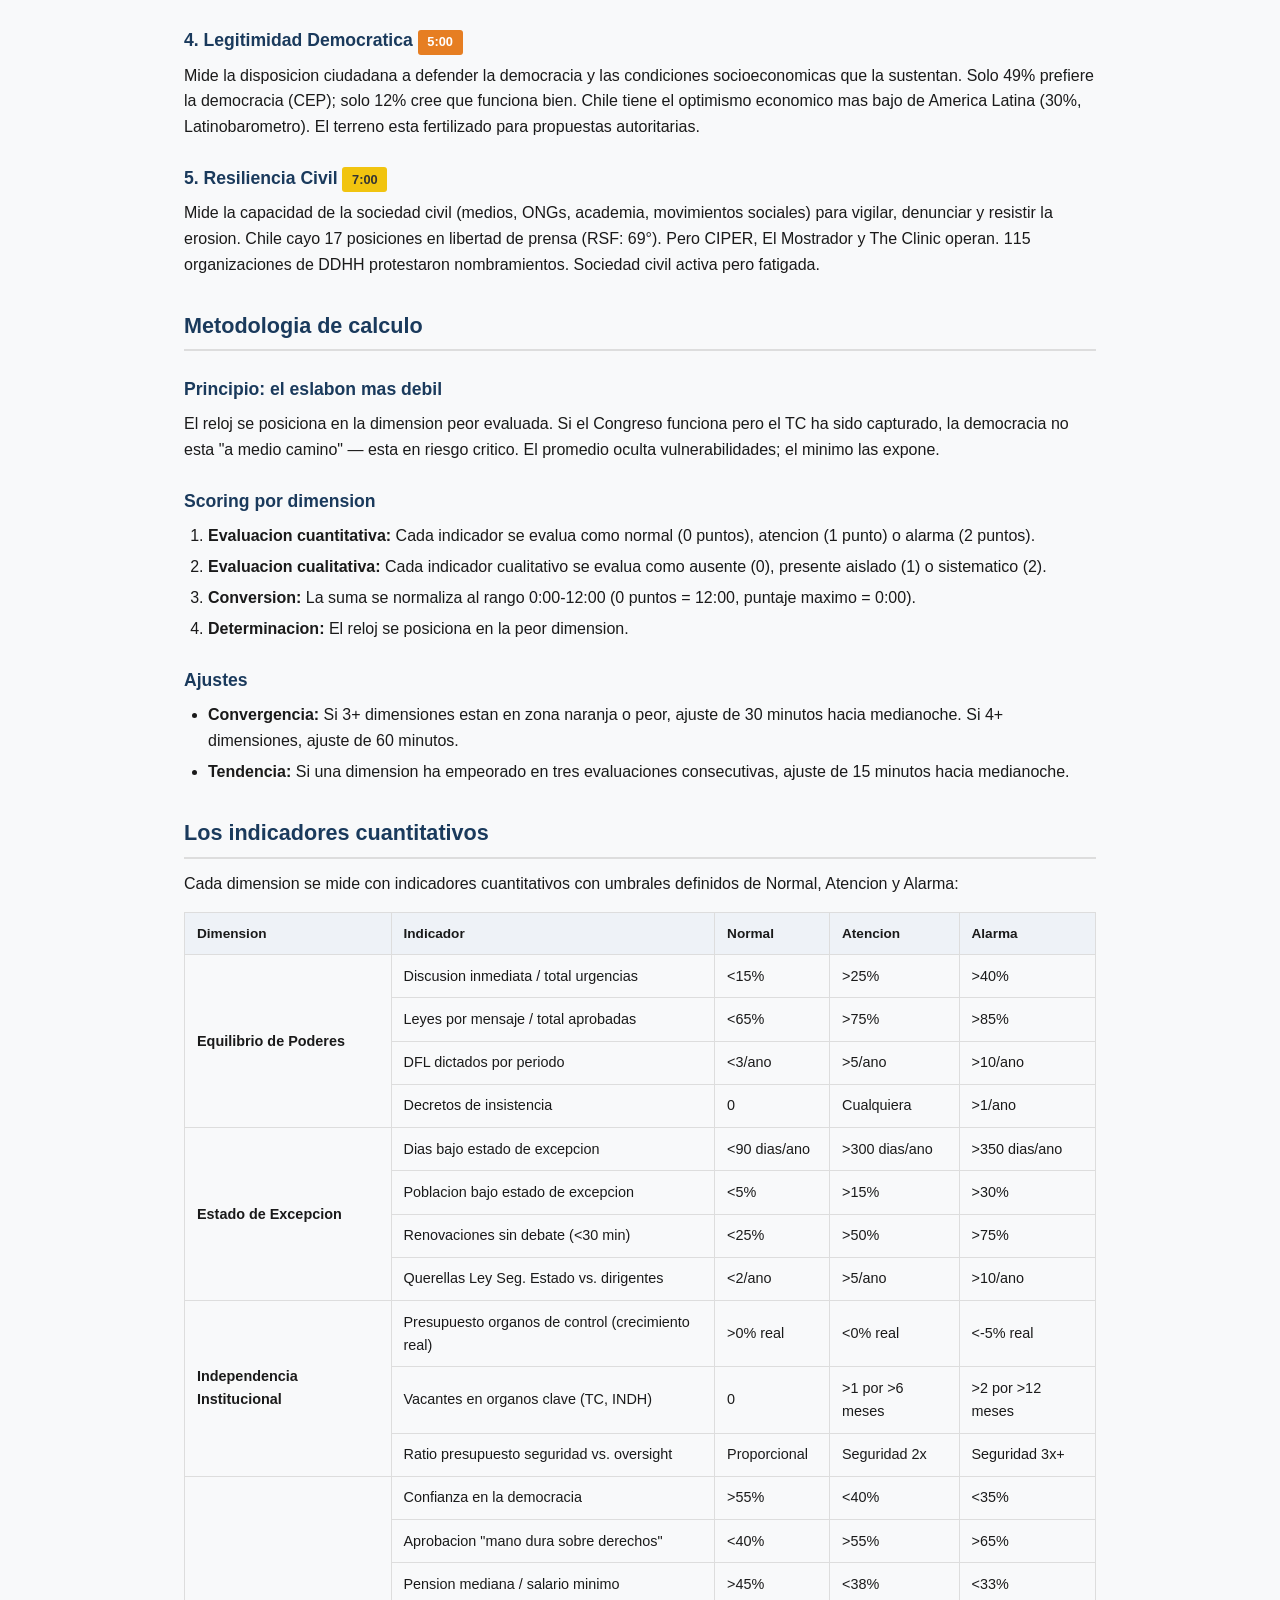
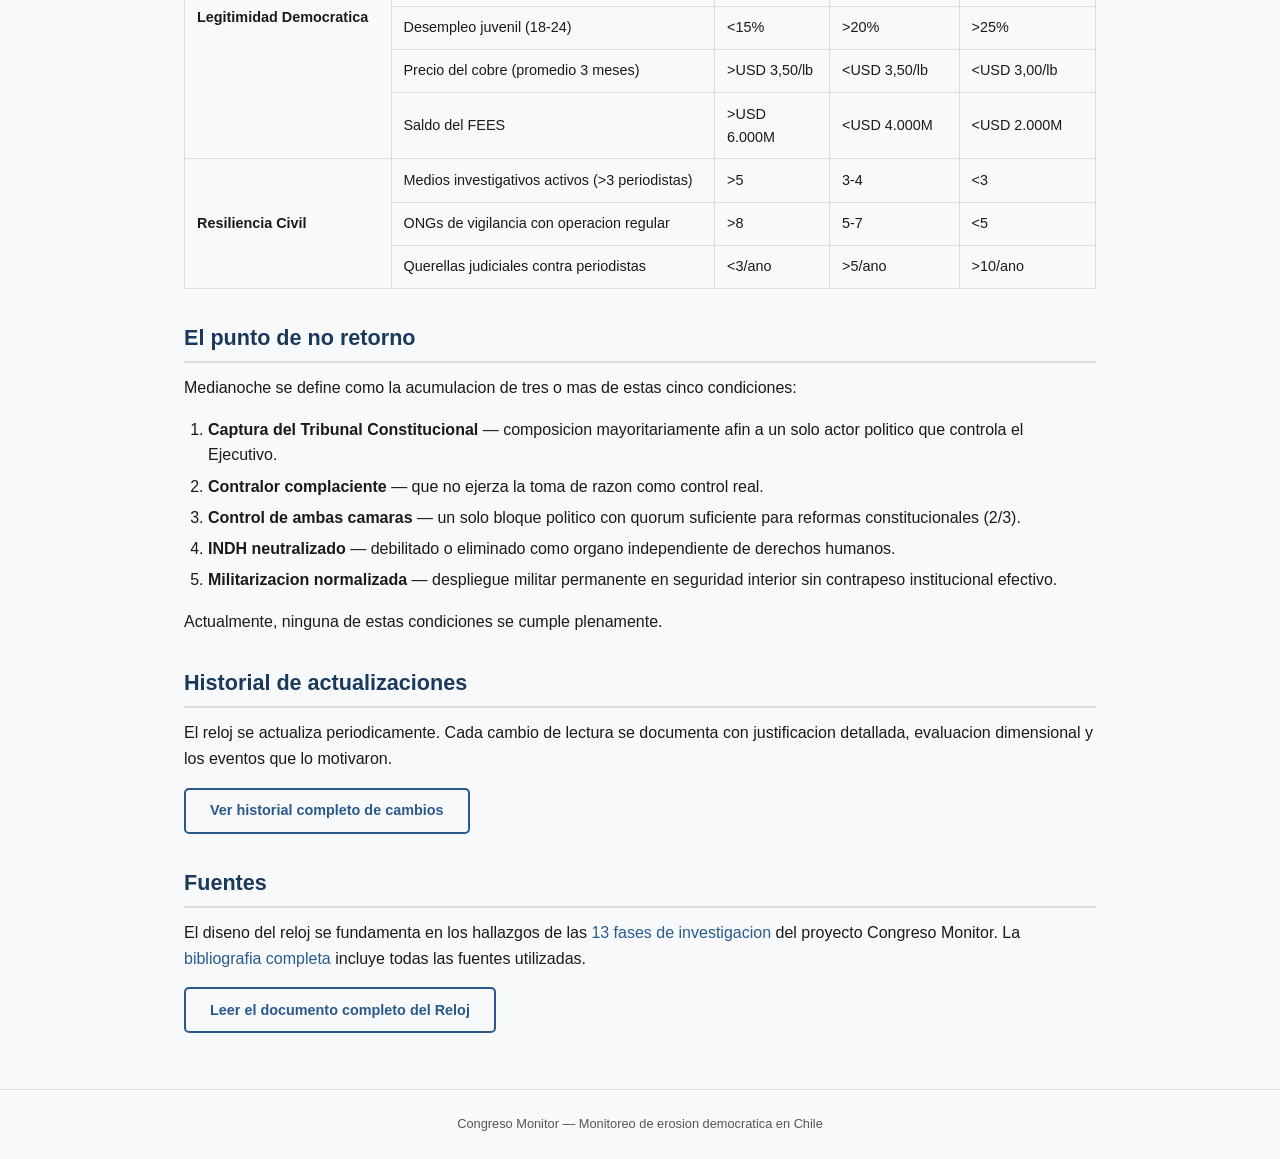
<file: docs/metodologia.html>
<!DOCTYPE html>
<html lang="es">
<head>
  <meta charset="UTF-8">
  <meta name="viewport" content="width=device-width, initial-scale=1.0">
  <title>Metodologia — El Reloj Democratico de Chile</title>
  <meta name="description" content="Como funciona el Reloj Democratico de Chile: zonas, dimensiones, indicadores y metodologia de calculo.">
  <link rel="stylesheet" href="css/style.css">
</head>
<body>

  <header class="site-header">
    <div class="container">
      <h1><a href="index.html">El Reloj Democratico de Chile</a></h1>
      <nav class="site-nav">
        <a href="index.html">Reloj</a>
        <a href="investigacion.html">Investigacion</a>
        <a href="metodologia.html" class="active">Metodologia</a>
        <a href="informe-situacion.html">Informe</a>
      </nav>
    </div>
  </header>

  <main class="page-content">
    <div class="container">
      <h1>Metodologia</h1>
      <p class="subtitle">Como funciona el Reloj Democratico de Chile</p>

      <h2>Que es el Reloj Democratico</h2>
      <p>
        El Reloj Democratico es un indicador compuesto de erosion democratica inspirado en el
        <em>Doomsday Clock</em> del Bulletin of the Atomic Scientists. Su objetivo no es predecir
        sino comunicar: comprimir analisis experto complejo en una senal intuitiva que la ciudadania
        pueda entender y los medios puedan reportar.
      </p>
      <p>
        <strong>Medianoche (0:00)</strong> representa el punto de no retorno — el momento en que la
        erosion democratica se vuelve efectivamente irreversible sin una ruptura mayor del orden
        institucional. <strong>Mediodia (12:00)</strong> representa una democracia plenamente funcional
        con instituciones robustas.
      </p>

      <div class="info-box">
        El reloj se posiciona en la <strong>dimension peor evaluada</strong>, no en el promedio.
        El sistema democratico es una cadena de contrapesos: es tan vulnerable como su pilar mas debil.
      </div>

      <h2>Las cinco zonas</h2>

      <table class="method-table">
        <thead>
          <tr>
            <th>Zona</th>
            <th>Rango</th>
            <th>Nombre</th>
            <th>Significado</th>
          </tr>
        </thead>
        <tbody>
          <tr>
            <td class="zone-cell" style="background:#27ae60">5</td>
            <td>10:00 &ndash; 12:00</td>
            <td><span class="zone-badge zone-green">Democracia Plena</span></td>
            <td>Instituciones funcionando, contrapesos robustos, confianza ciudadana sana. Monitoreo rutinario.</td>
          </tr>
          <tr>
            <td class="zone-cell" style="background:#f1c40f;color:#333">4</td>
            <td>6:00 &ndash; 10:00</td>
            <td><span class="zone-badge zone-yellow">Tensiones Democraticas</span></td>
            <td>Indicadores de estres activos, senales de alerta aisladas, instituciones bajo presion pero resistiendo.</td>
          </tr>
          <tr>
            <td class="zone-cell" style="background:#e67e22">3</td>
            <td>3:00 &ndash; 6:00</td>
            <td><span class="zone-badge zone-orange">Erosion Temprana</span></td>
            <td>Multiples indicadores deteriorandose, al menos una institucion significativamente debilitada, patrones cualitativos recurrentes.</td>
          </tr>
          <tr>
            <td class="zone-cell" style="background:#e74c3c">2</td>
            <td>1:00 &ndash; 3:00</td>
            <td><span class="zone-badge zone-red">Erosion Activa</span></td>
            <td>Multiples instituciones debilitadas, poder ejecutivo significativamente expandido, normas democraticas rutinariamente vulneradas.</td>
          </tr>
          <tr>
            <td class="zone-cell" style="background:#922b21">1</td>
            <td>0:00 &ndash; 1:00</td>
            <td><span class="zone-badge zone-darkred">Crisis Democratica</span></td>
            <td>3+ condiciones de punto de no retorno cumplidas. Democracia formalmente intacta pero sustantivamente vaciada.</td>
          </tr>
        </tbody>
      </table>

      <h2>Las cinco dimensiones</h2>
      <p>El reloj tiene un valor unico de titular, pero se construye a partir de cinco dimensiones independientes:</p>

      <h3>1. Equilibrio de Poderes <span class="zone-badge zone-orange">5:30</span></h3>
      <p>
        Mide la concentracion de poder legislativo en el Ejecutivo vs. la funcion deliberativa del Congreso.
        La Constitucion chilena otorga al Presidente poderes legislativos significativos (iniciativa exclusiva,
        urgencias, veto, DFL). El presidente Kast ha declarado que "el Congreso no es tan relevante como la gente
        podria imaginar" y gobernara como "gobierno de emergencia". Mitigante: Senado empatado 25-25.
      </p>

      <h3>2. Estado de Excepcion como Gobernanza <span class="zone-badge zone-orange">3:30</span></h3>
      <p>
        Mide la normalizacion de mecanismos excepcionales (estados de excepcion, militarizacion, legislacion de seguridad)
        como forma rutinaria de gobierno. La macrozona sur supero 1.000 dias continuos bajo estado de excepcion.
        El Plan Escudo Fronterizo despliega 3.000+ militares permanentes con muros, zanjas y centros de detencion.
        Esta es la dimension mas deteriorada.
      </p>

      <h3>3. Independencia Institucional <span class="zone-badge zone-orange">5:30</span></h3>
      <p>
        Mide la capacidad efectiva de los organos de control (Contraloria, TC, INDH, Ministerio Publico, Poder Judicial)
        para ejercer sus funciones con autonomia. Cuatro vacantes en la Corte Suprema que Kast llenara. Anuncio de
        indultos para 102 uniformados condenados por violaciones de DDHH. Mitigante: Contraloria activa,
        caso Hermosilla y Vivanco en proceso — tribunales funcionando.
      </p>

      <h3>4. Legitimidad Democratica <span class="zone-badge zone-orange">5:00</span></h3>
      <p>
        Mide la disposicion ciudadana a defender la democracia y las condiciones socioeconomicas que la sustentan.
        Solo 49% prefiere la democracia (CEP); solo 12% cree que funciona bien. Chile tiene el optimismo
        economico mas bajo de America Latina (30%, Latinobarometro). El terreno esta fertilizado para propuestas autoritarias.
      </p>

      <h3>5. Resiliencia Civil <span class="zone-badge zone-yellow">7:00</span></h3>
      <p>
        Mide la capacidad de la sociedad civil (medios, ONGs, academia, movimientos sociales) para vigilar, denunciar
        y resistir la erosion. Chile cayo 17 posiciones en libertad de prensa (RSF: 69°). Pero CIPER, El Mostrador
        y The Clinic operan. 115 organizaciones de DDHH protestaron nombramientos. Sociedad civil activa pero fatigada.
      </p>

      <h2>Metodologia de calculo</h2>

      <h3>Principio: el eslabon mas debil</h3>
      <p>
        El reloj se posiciona en la dimension peor evaluada. Si el Congreso funciona pero el TC ha sido capturado,
        la democracia no esta "a medio camino" — esta en riesgo critico. El promedio oculta vulnerabilidades;
        el minimo las expone.
      </p>

      <h3>Scoring por dimension</h3>
      <ol>
        <li><strong>Evaluacion cuantitativa:</strong> Cada indicador se evalua como normal (0 puntos), atencion (1 punto) o alarma (2 puntos).</li>
        <li><strong>Evaluacion cualitativa:</strong> Cada indicador cualitativo se evalua como ausente (0), presente aislado (1) o sistematico (2).</li>
        <li><strong>Conversion:</strong> La suma se normaliza al rango 0:00-12:00 (0 puntos = 12:00, puntaje maximo = 0:00).</li>
        <li><strong>Determinacion:</strong> El reloj se posiciona en la peor dimension.</li>
      </ol>

      <h3>Ajustes</h3>
      <ul>
        <li><strong>Convergencia:</strong> Si 3+ dimensiones estan en zona naranja o peor, ajuste de 30 minutos hacia medianoche. Si 4+ dimensiones, ajuste de 60 minutos.</li>
        <li><strong>Tendencia:</strong> Si una dimension ha empeorado en tres evaluaciones consecutivas, ajuste de 15 minutos hacia medianoche.</li>
      </ul>

      <h2>Los indicadores cuantitativos</h2>
      <p>Cada dimension se mide con indicadores cuantitativos con umbrales definidos de Normal, Atencion y Alarma:</p>

      <table class="method-table">
        <thead>
          <tr>
            <th>Dimension</th>
            <th>Indicador</th>
            <th>Normal</th>
            <th>Atencion</th>
            <th>Alarma</th>
          </tr>
        </thead>
        <tbody>
          <tr>
            <td rowspan="4"><strong>Equilibrio de Poderes</strong></td>
            <td>Discusion inmediata / total urgencias</td>
            <td>&lt;15%</td>
            <td>&gt;25%</td>
            <td>&gt;40%</td>
          </tr>
          <tr>
            <td>Leyes por mensaje / total aprobadas</td>
            <td>&lt;65%</td>
            <td>&gt;75%</td>
            <td>&gt;85%</td>
          </tr>
          <tr>
            <td>DFL dictados por periodo</td>
            <td>&lt;3/ano</td>
            <td>&gt;5/ano</td>
            <td>&gt;10/ano</td>
          </tr>
          <tr>
            <td>Decretos de insistencia</td>
            <td>0</td>
            <td>Cualquiera</td>
            <td>&gt;1/ano</td>
          </tr>

          <tr>
            <td rowspan="4"><strong>Estado de Excepcion</strong></td>
            <td>Dias bajo estado de excepcion</td>
            <td>&lt;90 dias/ano</td>
            <td>&gt;300 dias/ano</td>
            <td>&gt;350 dias/ano</td>
          </tr>
          <tr>
            <td>Poblacion bajo estado de excepcion</td>
            <td>&lt;5%</td>
            <td>&gt;15%</td>
            <td>&gt;30%</td>
          </tr>
          <tr>
            <td>Renovaciones sin debate (&lt;30 min)</td>
            <td>&lt;25%</td>
            <td>&gt;50%</td>
            <td>&gt;75%</td>
          </tr>
          <tr>
            <td>Querellas Ley Seg. Estado vs. dirigentes</td>
            <td>&lt;2/ano</td>
            <td>&gt;5/ano</td>
            <td>&gt;10/ano</td>
          </tr>

          <tr>
            <td rowspan="3"><strong>Independencia Institucional</strong></td>
            <td>Presupuesto organos de control (crecimiento real)</td>
            <td>&gt;0% real</td>
            <td>&lt;0% real</td>
            <td>&lt;-5% real</td>
          </tr>
          <tr>
            <td>Vacantes en organos clave (TC, INDH)</td>
            <td>0</td>
            <td>&gt;1 por &gt;6 meses</td>
            <td>&gt;2 por &gt;12 meses</td>
          </tr>
          <tr>
            <td>Ratio presupuesto seguridad vs. oversight</td>
            <td>Proporcional</td>
            <td>Seguridad 2x</td>
            <td>Seguridad 3x+</td>
          </tr>

          <tr>
            <td rowspan="6"><strong>Legitimidad Democratica</strong></td>
            <td>Confianza en la democracia</td>
            <td>&gt;55%</td>
            <td>&lt;40%</td>
            <td>&lt;35%</td>
          </tr>
          <tr>
            <td>Aprobacion "mano dura sobre derechos"</td>
            <td>&lt;40%</td>
            <td>&gt;55%</td>
            <td>&gt;65%</td>
          </tr>
          <tr>
            <td>Pension mediana / salario minimo</td>
            <td>&gt;45%</td>
            <td>&lt;38%</td>
            <td>&lt;33%</td>
          </tr>
          <tr>
            <td>Desempleo juvenil (18-24)</td>
            <td>&lt;15%</td>
            <td>&gt;20%</td>
            <td>&gt;25%</td>
          </tr>
          <tr>
            <td>Precio del cobre (promedio 3 meses)</td>
            <td>&gt;USD 3,50/lb</td>
            <td>&lt;USD 3,50/lb</td>
            <td>&lt;USD 3,00/lb</td>
          </tr>
          <tr>
            <td>Saldo del FEES</td>
            <td>&gt;USD 6.000M</td>
            <td>&lt;USD 4.000M</td>
            <td>&lt;USD 2.000M</td>
          </tr>

          <tr>
            <td rowspan="3"><strong>Resiliencia Civil</strong></td>
            <td>Medios investigativos activos (&gt;3 periodistas)</td>
            <td>&gt;5</td>
            <td>3-4</td>
            <td>&lt;3</td>
          </tr>
          <tr>
            <td>ONGs de vigilancia con operacion regular</td>
            <td>&gt;8</td>
            <td>5-7</td>
            <td>&lt;5</td>
          </tr>
          <tr>
            <td>Querellas judiciales contra periodistas</td>
            <td>&lt;3/ano</td>
            <td>&gt;5/ano</td>
            <td>&gt;10/ano</td>
          </tr>
        </tbody>
      </table>

      <h2>El punto de no retorno</h2>
      <p>Medianoche se define como la acumulacion de tres o mas de estas cinco condiciones:</p>
      <ol>
        <li><strong>Captura del Tribunal Constitucional</strong> — composicion mayoritariamente afin a un solo actor politico que controla el Ejecutivo.</li>
        <li><strong>Contralor complaciente</strong> — que no ejerza la toma de razon como control real.</li>
        <li><strong>Control de ambas camaras</strong> — un solo bloque politico con quorum suficiente para reformas constitucionales (2/3).</li>
        <li><strong>INDH neutralizado</strong> — debilitado o eliminado como organo independiente de derechos humanos.</li>
        <li><strong>Militarizacion normalizada</strong> — despliegue militar permanente en seguridad interior sin contrapeso institucional efectivo.</li>
      </ol>
      <p>Actualmente, ninguna de estas condiciones se cumple plenamente.</p>

      <h2>Historial de actualizaciones</h2>
      <p>
        El reloj se actualiza periodicamente. Cada cambio de lectura se documenta con justificacion detallada,
        evaluacion dimensional y los eventos que lo motivaron.
      </p>
      <p>
        <a href="research/CHANGELOG.md" class="btn btn-outline">Ver historial completo de cambios</a>
      </p>

      <h2>Fuentes</h2>
      <p>
        El diseno del reloj se fundamenta en los hallazgos de las
        <a href="investigacion.html">13 fases de investigacion</a> del proyecto Congreso Monitor.
        La <a href="research/bibliography.md">bibliografia completa</a> incluye todas las fuentes utilizadas.
      </p>
      <p style="margin-top:1rem">
        <a href="research/10-democratic-clock.md" class="btn btn-outline">Leer el documento completo del Reloj</a>
      </p>
    </div>
  </main>

  <footer class="site-footer">
    <div class="container">
      <p>Congreso Monitor &mdash; Monitoreo de erosion democratica en Chile</p>
    </div>
  </footer>

</body>
</html>
</file>
<file: docs/css/style.css>
/* ============================================
   El Reloj Democratico de Chile
   Stylesheet
   ============================================ */

/* --- Reset & Base --- */
*, *::before, *::after {
  box-sizing: border-box;
  margin: 0;
  padding: 0;
}

:root {
  --primary: #1a3a5c;
  --secondary: #2a5a8c;
  --bg: #f8f9fa;
  --text: #1a1a1a;
  --text-light: #555;
  --border: #ddd;

  --green: #27ae60;
  --yellow: #f1c40f;
  --orange: #e67e22;
  --red: #e74c3c;
  --darkred: #922b21;

  --font: -apple-system, BlinkMacSystemFont, 'Segoe UI', Roboto, Helvetica, Arial, sans-serif;
}

html {
  font-size: 16px;
  scroll-behavior: smooth;
}

body {
  font-family: var(--font);
  color: var(--text);
  background: var(--bg);
  line-height: 1.6;
  -webkit-font-smoothing: antialiased;
}

a {
  color: var(--secondary);
  text-decoration: none;
}

a:hover {
  text-decoration: underline;
}

img {
  max-width: 100%;
}

/* --- Layout --- */
.container {
  max-width: 960px;
  margin: 0 auto;
  padding: 0 1.5rem;
}

/* --- Header --- */
.site-header {
  background: var(--primary);
  color: #fff;
  padding: 1rem 0;
}

.site-header .container {
  display: flex;
  align-items: center;
  justify-content: space-between;
  flex-wrap: wrap;
  gap: 0.5rem;
}

.site-header h1 {
  font-size: 1.1rem;
  font-weight: 600;
  letter-spacing: 0.02em;
}

.site-header h1 a {
  color: #fff;
}

.site-header h1 a:hover {
  text-decoration: none;
  opacity: 0.9;
}

.site-nav {
  display: flex;
  gap: 1.5rem;
}

.site-nav a {
  color: rgba(255,255,255,0.85);
  font-size: 0.9rem;
  font-weight: 500;
  transition: color 0.2s;
}

.site-nav a:hover,
.site-nav a.active {
  color: #fff;
  text-decoration: none;
}

/* --- Hero / Clock Section --- */
.hero {
  text-align: center;
  padding: 2.5rem 0 1.5rem;
}

.clock-container {
  max-width: 520px;
  margin: 0 auto 0.75rem;
}

.clock-container svg {
  width: 100%;
  height: auto;
  display: block;
}

.clock-zone {
  display: inline-block;
  font-size: 1.25rem;
  font-weight: 700;
  text-transform: uppercase;
  letter-spacing: 0.08em;
  padding: 0.35rem 1.2rem;
  border-radius: 4px;
  color: #fff;
  margin-bottom: 0.4rem;
}

.clock-date {
  font-size: 0.95rem;
  color: var(--text-light);
  margin-top: 0.5rem;
}

/* --- Dimensions Section --- */
.dimensions {
  padding: 2rem 0;
}

.dimensions h2 {
  font-size: 1.5rem;
  color: var(--primary);
  margin-bottom: 1.25rem;
  text-align: center;
}

.dimension-bar {
  background: #fff;
  border: 1px solid var(--border);
  border-radius: 6px;
  margin-bottom: 0.75rem;
  overflow: hidden;
  transition: box-shadow 0.2s;
}

.dimension-bar:hover {
  box-shadow: 0 2px 8px rgba(0,0,0,0.08);
}

.dimension-header {
  display: flex;
  align-items: center;
  padding: 0.85rem 1rem;
  cursor: pointer;
  gap: 0.75rem;
  user-select: none;
}

.dimension-indicator {
  width: 10px;
  height: 10px;
  border-radius: 50%;
  flex-shrink: 0;
}

.dimension-name {
  flex: 1;
  font-weight: 600;
  font-size: 0.95rem;
}

.dimension-reading {
  font-weight: 700;
  font-size: 0.95rem;
  color: var(--text-light);
  margin-right: 0.5rem;
}

.dimension-zone-tag {
  font-size: 0.7rem;
  font-weight: 600;
  text-transform: uppercase;
  letter-spacing: 0.05em;
  padding: 0.15rem 0.5rem;
  border-radius: 3px;
  color: #fff;
}

.dimension-toggle {
  font-size: 0.8rem;
  color: var(--text-light);
  transition: transform 0.2s;
}

.dimension-bar.open .dimension-toggle {
  transform: rotate(180deg);
}

.dimension-progress {
  height: 4px;
  margin: 0 1rem 0.5rem;
  background: #eee;
  border-radius: 2px;
  overflow: hidden;
}

.dimension-progress-fill {
  height: 100%;
  border-radius: 2px;
  transition: width 0.6s ease;
}

.dimension-detail {
  max-height: 0;
  overflow: hidden;
  transition: max-height 0.3s ease, padding 0.3s ease;
}

.dimension-bar.open .dimension-detail {
  max-height: 300px;
}

.dimension-detail-inner {
  padding: 0 1rem 1rem;
  font-size: 0.9rem;
  color: var(--text-light);
  line-height: 1.6;
}

/* --- Key Facts --- */
.key-facts {
  background: var(--primary);
  color: #fff;
  padding: 2.5rem 0;
}

.facts-grid {
  display: grid;
  grid-template-columns: repeat(3, 1fr);
  gap: 2rem;
  text-align: center;
}

.fact-number {
  font-size: 2.5rem;
  font-weight: 800;
  line-height: 1.1;
  margin-bottom: 0.4rem;
}

.fact-label {
  font-size: 0.85rem;
  opacity: 0.85;
  line-height: 1.4;
}

/* --- Links / CTA Section --- */
.cta-section {
  padding: 2.5rem 0;
  text-align: center;
}

.cta-grid {
  display: grid;
  grid-template-columns: repeat(3, 1fr);
  gap: 1.25rem;
  margin-top: 1rem;
}

.cta-card {
  display: block;
  background: #fff;
  border: 1px solid var(--border);
  border-radius: 8px;
  padding: 1.5rem 1rem;
  transition: box-shadow 0.2s, transform 0.15s;
}

.cta-card:hover {
  box-shadow: 0 4px 12px rgba(0,0,0,0.1);
  transform: translateY(-2px);
  text-decoration: none;
}

.cta-card h3 {
  font-size: 1rem;
  color: var(--primary);
  margin-bottom: 0.4rem;
}

.cta-card p {
  font-size: 0.85rem;
  color: var(--text-light);
}

/* --- Footer --- */
.site-footer {
  border-top: 1px solid var(--border);
  padding: 1.5rem 0;
  text-align: center;
  font-size: 0.8rem;
  color: var(--text-light);
}

.site-footer a {
  color: var(--text-light);
}

.site-footer a:hover {
  color: var(--secondary);
}

/* --- Page Content (investigacion, metodologia) --- */
.page-content {
  padding: 2.5rem 0;
}

.page-content h1 {
  font-size: 2rem;
  color: var(--primary);
  margin-bottom: 0.5rem;
}

.page-content .subtitle {
  color: var(--text-light);
  font-size: 1.05rem;
  margin-bottom: 2rem;
}

.page-content h2 {
  font-size: 1.35rem;
  color: var(--primary);
  margin: 2rem 0 0.75rem;
  padding-bottom: 0.35rem;
  border-bottom: 2px solid var(--border);
}

.page-content h3 {
  font-size: 1.1rem;
  color: var(--primary);
  margin: 1.5rem 0 0.5rem;
}

.page-content p {
  margin-bottom: 1rem;
}

.page-content ul, .page-content ol {
  margin: 0 0 1rem 1.5rem;
}

.page-content li {
  margin-bottom: 0.35rem;
}

/* --- Research Table --- */
.research-table {
  width: 100%;
  border-collapse: collapse;
  margin: 1rem 0 2rem;
}

.research-table th,
.research-table td {
  text-align: left;
  padding: 0.75rem 1rem;
  border-bottom: 1px solid var(--border);
}

.research-table th {
  background: var(--primary);
  color: #fff;
  font-size: 0.85rem;
  font-weight: 600;
  text-transform: uppercase;
  letter-spacing: 0.04em;
}

.research-table tr:hover {
  background: rgba(42, 90, 140, 0.04);
}

.research-table td:first-child {
  font-weight: 600;
  white-space: nowrap;
  color: var(--text-light);
  width: 60px;
}

.research-table a {
  font-weight: 600;
}

.research-table .desc {
  font-size: 0.85rem;
  color: var(--text-light);
  margin-top: 0.2rem;
}

/* --- Methodology Tables --- */
.method-table {
  width: 100%;
  border-collapse: collapse;
  margin: 1rem 0 1.5rem;
  font-size: 0.9rem;
}

.method-table th,
.method-table td {
  text-align: left;
  padding: 0.6rem 0.75rem;
  border: 1px solid var(--border);
}

.method-table th {
  background: #eef2f7;
  font-weight: 600;
  font-size: 0.85rem;
}

.method-table .zone-cell {
  font-weight: 700;
  color: #fff;
  text-align: center;
}

/* --- Zone Badge --- */
.zone-badge {
  display: inline-block;
  padding: 0.15rem 0.6rem;
  border-radius: 3px;
  color: #fff;
  font-size: 0.8rem;
  font-weight: 600;
}

.zone-green  { background: var(--green); }
.zone-yellow { background: var(--yellow); color: #333; }
.zone-orange { background: var(--orange); }
.zone-red    { background: var(--red); }
.zone-darkred { background: var(--darkred); }

/* --- Info Box --- */
.info-box {
  background: #eef2f7;
  border-left: 4px solid var(--secondary);
  padding: 1rem 1.25rem;
  margin: 1rem 0 1.5rem;
  border-radius: 0 4px 4px 0;
  font-size: 0.9rem;
}

/* --- Download Button --- */
.btn {
  display: inline-block;
  padding: 0.6rem 1.5rem;
  border-radius: 5px;
  font-weight: 600;
  font-size: 0.9rem;
  transition: background 0.2s, transform 0.15s;
}

.btn:hover {
  text-decoration: none;
  transform: translateY(-1px);
}

.btn-primary {
  background: var(--secondary);
  color: #fff;
}

.btn-primary:hover {
  background: var(--primary);
  color: #fff;
}

.btn-outline {
  background: transparent;
  color: var(--secondary);
  border: 2px solid var(--secondary);
}

.btn-outline:hover {
  background: var(--secondary);
  color: #fff;
}

/* --- Responsive --- */
@media (max-width: 768px) {
  .site-header .container {
    flex-direction: column;
    text-align: center;
  }

  .site-nav {
    gap: 1rem;
  }

  .clock-zone {
    font-size: 1rem;
  }

  .facts-grid {
    grid-template-columns: 1fr;
    gap: 1.5rem;
  }

  .fact-number {
    font-size: 2rem;
  }

  .cta-grid {
    grid-template-columns: 1fr;
  }

  .dimension-header {
    flex-wrap: wrap;
  }

  .dimension-name {
    font-size: 0.9rem;
  }

  .research-table td:first-child {
    white-space: normal;
  }

  .page-content h1 {
    font-size: 1.5rem;
  }

  .method-table {
    font-size: 0.8rem;
  }

  .method-table th,
  .method-table td {
    padding: 0.4rem 0.5rem;
  }
}

@media (max-width: 480px) {
  .clock-reading {
    font-size: 2.8rem;
  }

  .clock-container {
    max-width: 320px;
  }

  .dimension-reading {
    font-size: 0.85rem;
  }

  .dimension-zone-tag {
    display: none;
  }
}
</file>
